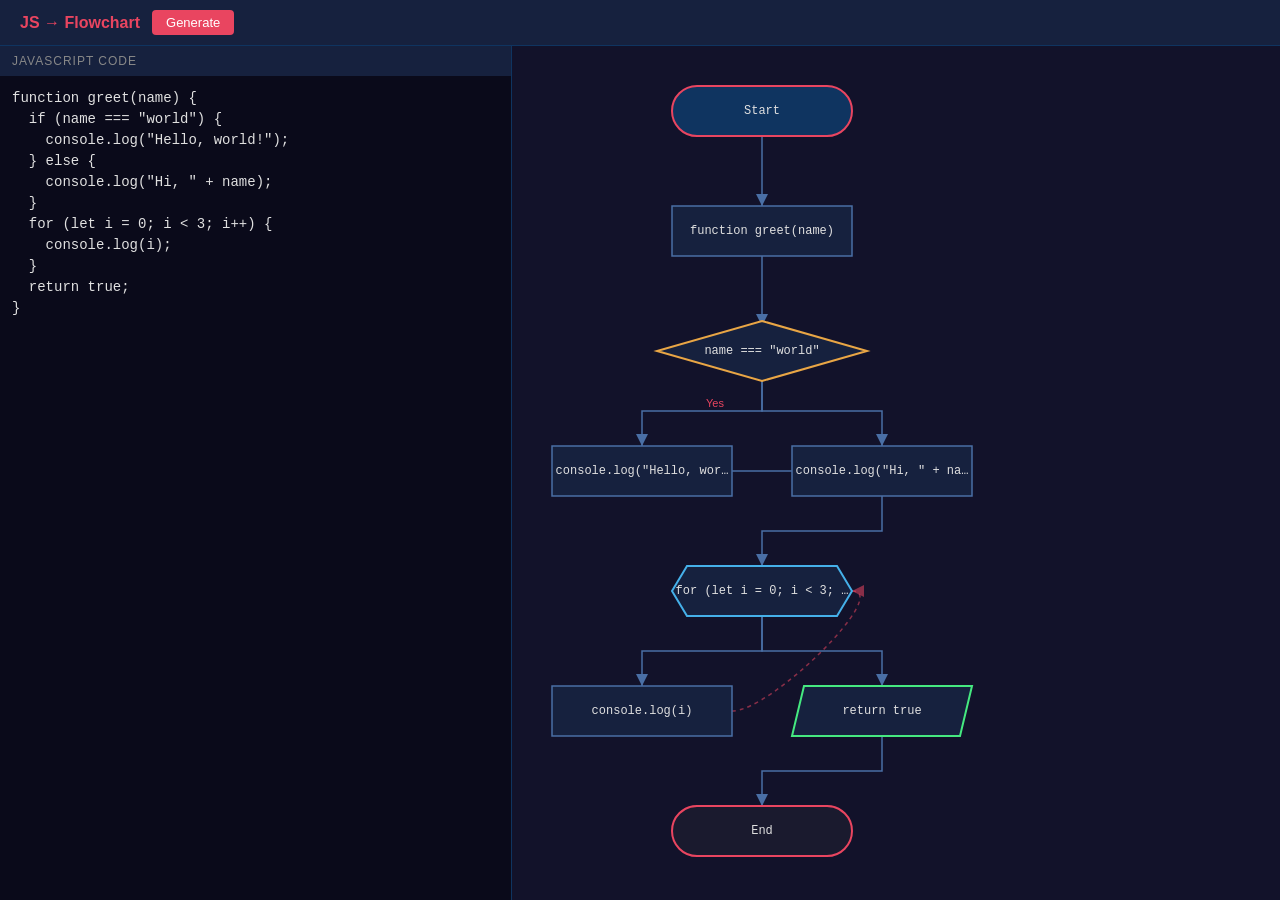
<file: flow2.html>
<!DOCTYPE html>
<html lang="en">
<head>
<meta charset="UTF-8">
<meta name="viewport" content="width=device-width, initial-scale=1.0">
<title>JS → Flowchart</title>
<style>
* { margin: 0; padding: 0; box-sizing: border-box; }
body { font-family: -apple-system, BlinkMacSystemFont, 'Segoe UI', sans-serif; height: 100vh; display: flex; flex-direction: column; background: #1a1a2e; color: #e0e0e0; }
header { padding: 10px 20px; background: #16213e; border-bottom: 1px solid #0f3460; display: flex; align-items: center; gap: 12px; }
header h1 { font-size: 16px; font-weight: 600; color: #e94560; }
header button { padding: 5px 14px; background: #e94560; color: #fff; border: none; border-radius: 4px; cursor: pointer; font-size: 13px; }
header button:hover { background: #c73650; }
.container { display: flex; flex: 1; overflow: hidden; }
.left { width: 40%; display: flex; flex-direction: column; border-right: 1px solid #0f3460; }
.left label { padding: 8px 12px; font-size: 12px; text-transform: uppercase; letter-spacing: 1px; color: #888; background: #16213e; }
.left textarea { flex: 1; resize: none; background: #0a0a1a; color: #e0e0e0; border: none; padding: 12px; font-family: 'Courier New', monospace; font-size: 14px; line-height: 1.5; outline: none; tab-size: 2; }
.right { flex: 1; overflow: auto; background: #12122a; position: relative; }
.right svg { display: block; }
</style>
</head>
<body>
<header>
  <h1>JS → Flowchart</h1>
  <button id="genBtn">Generate</button>
</header>
<div class="container">
  <div class="left">
    <label>JavaScript Code</label>
    <textarea id="code" spellcheck="false" placeholder="Paste JavaScript code here...">function greet(name) {
  if (name === "world") {
    console.log("Hello, world!");
  } else {
    console.log("Hi, " + name);
  }
  for (let i = 0; i < 3; i++) {
    console.log(i);
  }
  return true;
}</textarea>
  </div>
  <div class="right" id="svgContainer"></div>
</div>
<script>
(function() {
  const codeEl = document.getElementById('code');
  const svgContainer = document.getElementById('svgContainer');
  const genBtn = document.getElementById('genBtn');
  const NS = 'http://www.w3.org/2000/svg';

  // ── Parsing ──────────────────────────────────────────────

  const T = { START: 'start', END: 'end', PROCESS: 'process', DECISION: 'decision', IO: 'io', LOOP: 'loop' };

  function parse(code) {
    const lines = code.split('\n');
    const nodes = [];
    const edges = [];
    let id = 0;
    const nid = () => 'n' + (id++);

    function addNode(type, label) {
      const n = { id: nid(), type, label };
      nodes.push(n);
      return n;
    }

    function addEdge(from, to, label) {
      edges.push({ from, to, label: label || '' });
    }

    const startNode = addNode(T.START, 'Start');
    let prev = [startNode.id];

    function connectPrev(targetId, label) {
      for (const p of prev) addEdge(p, targetId, label || '');
    }

    function findMatchingBrace(startIdx) {
      let depth = 0;
      for (let j = startIdx; j < lines.length; j++) {
        const t = lines[j].trim();
        for (const ch of t) {
          if (ch === '{') depth++;
          if (ch === '}') { depth--; if (depth <= 0) return j; }
        }
      }
      return lines.length - 1;
    }

    function processBlock(startI, endI) {
      let localPrev = [...prev];

      function setLocalPrev(ids) { localPrev = ids; prev = ids; }
      function connectLocal(targetId, label) {
        for (const p of localPrev) addEdge(p, targetId, label || '');
      }

      let idx = startI;
      while (idx <= endI) {
        const raw = lines[idx];
        if (!raw) { idx++; continue; }
        const trimmed = raw.trim();
        if (!trimmed || trimmed === '{' || trimmed === '}') { idx++; continue; }

        const ifMatch = trimmed.match(/^(?:}\s*)?(?:else\s+)?if\s*\((.+?)\)\s*\{?\s*$/);
        const elseMatch = trimmed.match(/^(?:}\s*)?else\s*\{?\s*$/);
        const forMatch = trimmed.match(/^for\s*\((.+?)\)\s*\{?\s*$/);
        const whileMatch = trimmed.match(/^while\s*\((.+?)\)\s*\{?\s*$/);
        const funcMatch = trimmed.match(/^(?:async\s+)?function\s+(\w+)\s*\(([^)]*)\)\s*\{?\s*$/);
        const retMatch = trimmed.match(/^return\b(.*)$/);

        if (funcMatch) {
          const n = addNode(T.PROCESS, `function ${funcMatch[1]}(${funcMatch[2]})`);
          connectLocal(n.id);
          setLocalPrev([n.id]);
          const endBrace = findMatchingBrace(idx);
          processBlock(idx + 1, endBrace - 1);
          localPrev = [...prev];
          idx = endBrace + 1;
        } else if (ifMatch && !elseMatch) {
          const cond = addNode(T.DECISION, ifMatch[1]);
          connectLocal(cond.id);

          const endBrace = findMatchingBrace(idx);
          setLocalPrev([cond.id]);
          prev = [cond.id];
          processBlock(idx + 1, endBrace - 1);
          for (const e of edges) {
            if (e.from === cond.id && !e.label) e.label = 'Yes';
          }
          const truePrev = [...prev];

          let falsePrev = [cond.id];
          let nextIdx = endBrace + 1;
          if (nextIdx <= endI) {
            const nextTrimmed = (lines[nextIdx] || '').trim();
            if (nextTrimmed.match(/^(?:}\s*)?else\s/)) {
              setLocalPrev([cond.id]);
              prev = [cond.id];
              if (nextTrimmed.match(/else\s+if/)) {
                processBlock(nextIdx, endI);
                for (const e of edges) {
                  if (e.from === cond.id && e.label === '') e.label = 'No';
                }
                falsePrev = [...prev];
                nextIdx = endI + 1;
              } else {
                const elseEnd = findMatchingBrace(nextIdx);
                processBlock(nextIdx + 1, elseEnd - 1);
                for (const e of edges) {
                  if (e.from === cond.id && e.label === '') e.label = 'No';
                }
                falsePrev = [...prev];
                nextIdx = elseEnd + 1;
              }
            }
          }
          setLocalPrev([...truePrev, ...falsePrev]);
          let hasFalseEdge = false;
          for (const e of edges) {
            if (e.from === cond.id && e.label === 'No') hasFalseEdge = true;
          }
          if (!hasFalseEdge) {
            for (const e of edges) {
              if (e.from === cond.id && e.label === '') { e.label = 'No'; break; }
            }
          }
          idx = nextIdx;
        } else if (forMatch) {
          const loopNode = addNode(T.LOOP, `for (${forMatch[1]})`);
          connectLocal(loopNode.id);
          const endBrace = findMatchingBrace(idx);
          setLocalPrev([loopNode.id]);
          prev = [loopNode.id];
          processBlock(idx + 1, endBrace - 1);
          for (const p of prev) addEdge(p, loopNode.id, 'loop');
          setLocalPrev([loopNode.id]);
          idx = endBrace + 1;
        } else if (whileMatch) {
          const loopNode = addNode(T.DECISION, `while (${whileMatch[1]})`);
          connectLocal(loopNode.id);
          const endBrace = findMatchingBrace(idx);
          setLocalPrev([loopNode.id]);
          prev = [loopNode.id];
          processBlock(idx + 1, endBrace - 1);
          for (const p of prev) addEdge(p, loopNode.id, 'loop');
          setLocalPrev([loopNode.id]);
          idx = endBrace + 1;
        } else if (retMatch) {
          const n = addNode(T.IO, 'return' + (retMatch[1] ? ' ' + retMatch[1].trim().replace(/;$/, '') : ''));
          connectLocal(n.id);
          setLocalPrev([n.id]);
          idx++;
        } else if (!elseMatch) {
          const label = trimmed.replace(/;$/, '').replace(/^\{/, '').replace(/\}$/, '').trim();
          if (label && label !== '{' && label !== '}') {
            const n = addNode(T.PROCESS, label);
            connectLocal(n.id);
            setLocalPrev([n.id]);
          }
          idx++;
        } else {
          idx++;
        }
      }
      prev = localPrev;
    }

    processBlock(0, lines.length - 1);

    const endNode = addNode(T.END, 'End');
    connectPrev(endNode.id);

    return { nodes, edges };
  }

  // ── Layout ──────────────────────────────────────────────

  function layout(graph) {
    const { nodes, edges } = graph;

    const children = {};
    const parents = {};
    for (const n of nodes) { children[n.id] = []; parents[n.id] = []; }
    for (const e of edges) {
      if (e.label === 'loop') continue;
      children[e.from].push(e.to);
      parents[e.to].push(e.from);
    }

    const layers = {};
    const queue = [nodes[0].id];
    layers[nodes[0].id] = 0;
    const visited = new Set([nodes[0].id]);
    while (queue.length) {
      const cur = queue.shift();
      for (const c of children[cur]) {
        if (!visited.has(c)) {
          visited.add(c);
          layers[c] = (layers[cur] || 0) + 1;
          queue.push(c);
        }
      }
    }
    for (const n of nodes) {
      if (!(n.id in layers)) layers[n.id] = (nodes.length - 1);
    }

    const layerGroups = {};
    for (const n of nodes) {
      const l = layers[n.id];
      if (!layerGroups[l]) layerGroups[l] = [];
      layerGroups[l].push(n.id);
    }

    const NODE_W = 180;
    const NODE_H = 50;
    const PAD_X = 60;
    const PAD_Y = 70;
    const MARGIN = 40;

    const positions = {};
    const sortedLayers = Object.keys(layerGroups).map(Number).sort((a, b) => a - b);
    let maxWidth = 0;

    for (const l of sortedLayers) {
      const group = layerGroups[l];
      const totalW = group.length * NODE_W + (group.length - 1) * PAD_X;
      if (totalW > maxWidth) maxWidth = totalW;
    }

    for (const l of sortedLayers) {
      const group = layerGroups[l];
      const totalW = group.length * NODE_W + (group.length - 1) * PAD_X;
      const startX = MARGIN + (maxWidth - totalW) / 2;
      for (let j = 0; j < group.length; j++) {
        positions[group[j]] = {
          x: startX + j * (NODE_W + PAD_X),
          y: MARGIN + l * (NODE_H + PAD_Y),
          w: NODE_W,
          h: NODE_H
        };
      }
    }

    const totalHeight = MARGIN * 2 + (sortedLayers.length) * (NODE_H + PAD_Y);
    const totalWidth = MARGIN * 2 + maxWidth;

    return { positions, totalWidth, totalHeight, NODE_W, NODE_H };
  }

  // ── SVG Rendering ───────────────────────────────────────

  function el(tag, attrs, children) {
    const e = document.createElementNS(NS, tag);
    if (attrs) for (const [k, v] of Object.entries(attrs)) e.setAttribute(k, v);
    if (children) {
      if (typeof children === 'string') e.textContent = children;
      else for (const c of children) e.appendChild(c);
    }
    return e;
  }

  function render(graph, layoutInfo) {
    const { nodes, edges } = graph;
    const { positions, totalWidth, totalHeight } = layoutInfo;

    svgContainer.innerHTML = '';

    const svg = el('svg', {
      width: totalWidth,
      height: totalHeight,
      viewBox: `0 0 ${totalWidth} ${totalHeight}`,
      xmlns: NS
    });

    // Defs for arrowheads
    const defs = el('defs');
    const marker = el('marker', {
      id: 'arrow', viewBox: '0 0 10 10', refX: '10', refY: '5',
      markerWidth: '8', markerHeight: '8', orient: 'auto-start-reverse', fill: '#4a6fa5'
    });
    marker.appendChild(el('path', { d: 'M 0 0 L 10 5 L 0 10 z' }));
    defs.appendChild(marker);

    const markerLoop = el('marker', {
      id: 'arrow-loop', viewBox: '0 0 10 10', refX: '10', refY: '5',
      markerWidth: '8', markerHeight: '8', orient: 'auto-start-reverse', fill: '#e94560', opacity: '0.55'
    });
    markerLoop.appendChild(el('path', { d: 'M 0 0 L 10 5 L 0 10 z' }));
    defs.appendChild(markerLoop);

    svg.appendChild(defs);

    // Draw edges
    for (const e of edges) {
      const from = positions[e.from];
      const to = positions[e.to];
      if (!from || !to) continue;

      const fromCx = from.x + from.w / 2;
      const fromCy = from.y + from.h / 2;
      const toCx = to.x + to.w / 2;
      const toCy = to.y + to.h / 2;

      if (e.label === 'loop') {
        const x1 = from.x + from.w;
        const y1 = fromCy;
        const x2 = to.x + to.w;
        const y2 = toCy;
        const bulge = 40;
        const path = el('path', {
          d: `M ${x1} ${y1} C ${x1 + bulge} ${y1}, ${x2 + bulge} ${y2}, ${x2} ${y2}`,
          stroke: '#e94560', 'stroke-opacity': '0.55', 'stroke-width': '1.5',
          'stroke-dasharray': '4 4', fill: 'none', 'marker-end': 'url(#arrow-loop)'
        });
        svg.appendChild(path);
        continue;
      }

      let x1, y1, x2, y2;
      if (toCy > fromCy) {
        x1 = fromCx; y1 = from.y + from.h;
        x2 = toCx; y2 = to.y;
      } else {
        x1 = fromCx; y1 = from.y;
        x2 = toCx; y2 = to.y + to.h;
      }

      let d;
      if (Math.abs(x1 - x2) < 2) {
        d = `M ${x1} ${y1} L ${x2} ${y2}`;
      } else {
        const midY = (y1 + y2) / 2;
        d = `M ${x1} ${y1} L ${x1} ${midY} L ${x2} ${midY} L ${x2} ${y2}`;
      }

      svg.appendChild(el('path', {
        d, stroke: '#4a6fa5', 'stroke-width': '1.5', fill: 'none', 'marker-end': 'url(#arrow)'
      }));

      // Edge label
      if (e.label && e.label !== 'loop') {
        const midX = (x1 + x2) / 2 + 4;
        const midY = (y1 + y2) / 2 - 4;
        svg.appendChild(el('text', {
          x: midX, y: midY, fill: '#e94560',
          'font-size': '11', 'font-family': '-apple-system, sans-serif'
        }, e.label));
      }
    }

    // Draw nodes
    const nodeMap = {};
    for (const n of nodes) nodeMap[n.id] = n;

    for (const n of nodes) {
      const pos = positions[n.id];
      if (!pos) continue;

      const { x, y, w, h } = pos;
      const cx = x + w / 2;
      const cy = y + h / 2;

      let shape;
      let strokeColor;

      switch (n.type) {
        case T.START:
        case T.END:
          shape = el('rect', {
            x, y, width: w, height: h, rx: h / 2, ry: h / 2,
            fill: n.type === T.START ? '#0f3460' : '#1a1a2e',
            stroke: '#e94560', 'stroke-width': '2'
          });
          strokeColor = '#e94560';
          break;
        case T.DECISION: {
          const pts = `${cx},${y - 5} ${x + w + 15},${cy} ${cx},${y + h + 5} ${x - 15},${cy}`;
          shape = el('polygon', {
            points: pts, fill: '#16213e', stroke: '#e9a645', 'stroke-width': '2'
          });
          strokeColor = '#e9a645';
          break;
        }
        case T.IO: {
          const skew = 12;
          const pts = `${x + skew},${y} ${x + w},${y} ${x + w - skew},${y + h} ${x},${y + h}`;
          shape = el('polygon', {
            points: pts, fill: '#16213e', stroke: '#45e980', 'stroke-width': '2'
          });
          strokeColor = '#45e980';
          break;
        }
        case T.LOOP: {
          const ind = 15;
          const pts = `${x + ind},${y} ${x + w - ind},${y} ${x + w},${cy} ${x + w - ind},${y + h} ${x + ind},${y + h} ${x},${cy}`;
          shape = el('polygon', {
            points: pts, fill: '#16213e', stroke: '#45b0e9', 'stroke-width': '2'
          });
          strokeColor = '#45b0e9';
          break;
        }
        default:
          shape = el('rect', {
            x, y, width: w, height: h,
            fill: '#16213e', stroke: '#4a6fa5', 'stroke-width': '1.5'
          });
          strokeColor = '#4a6fa5';
      }

      svg.appendChild(shape);

      // Label — truncate to fit
      let label = n.label;
      const maxChars = Math.floor(w / 7.5);
      if (label.length > maxChars) label = label.slice(0, maxChars - 1) + '\u2026';

      svg.appendChild(el('text', {
        x: cx, y: cy, fill: '#e0e0e0',
        'font-size': '12', 'font-family': '"Courier New", monospace',
        'text-anchor': 'middle', 'dominant-baseline': 'central'
      }, label));
    }

    svgContainer.appendChild(svg);
  }

  // ── Main ────────────────────────────────────────────────

  function generate() {
    const code = codeEl.value;
    if (!code.trim()) {
      svgContainer.innerHTML = '';
      return;
    }
    try {
      const graph = parse(code);
      const info = layout(graph);
      render(graph, info);
    } catch (err) {
      console.error('Flowchart generation error:', err);
    }
  }

  genBtn.addEventListener('click', generate);

  let debounceTimer;
  codeEl.addEventListener('input', () => {
    clearTimeout(debounceTimer);
    debounceTimer = setTimeout(generate, 400);
  });

  codeEl.addEventListener('keydown', (e) => {
    if (e.key === 'Tab') {
      e.preventDefault();
      const start = codeEl.selectionStart;
      const end = codeEl.selectionEnd;
      codeEl.value = codeEl.value.substring(0, start) + '  ' + codeEl.value.substring(end);
      codeEl.selectionStart = codeEl.selectionEnd = start + 2;
    }
  });

  generate();
})();
</script>
</body>
</html>
</file>
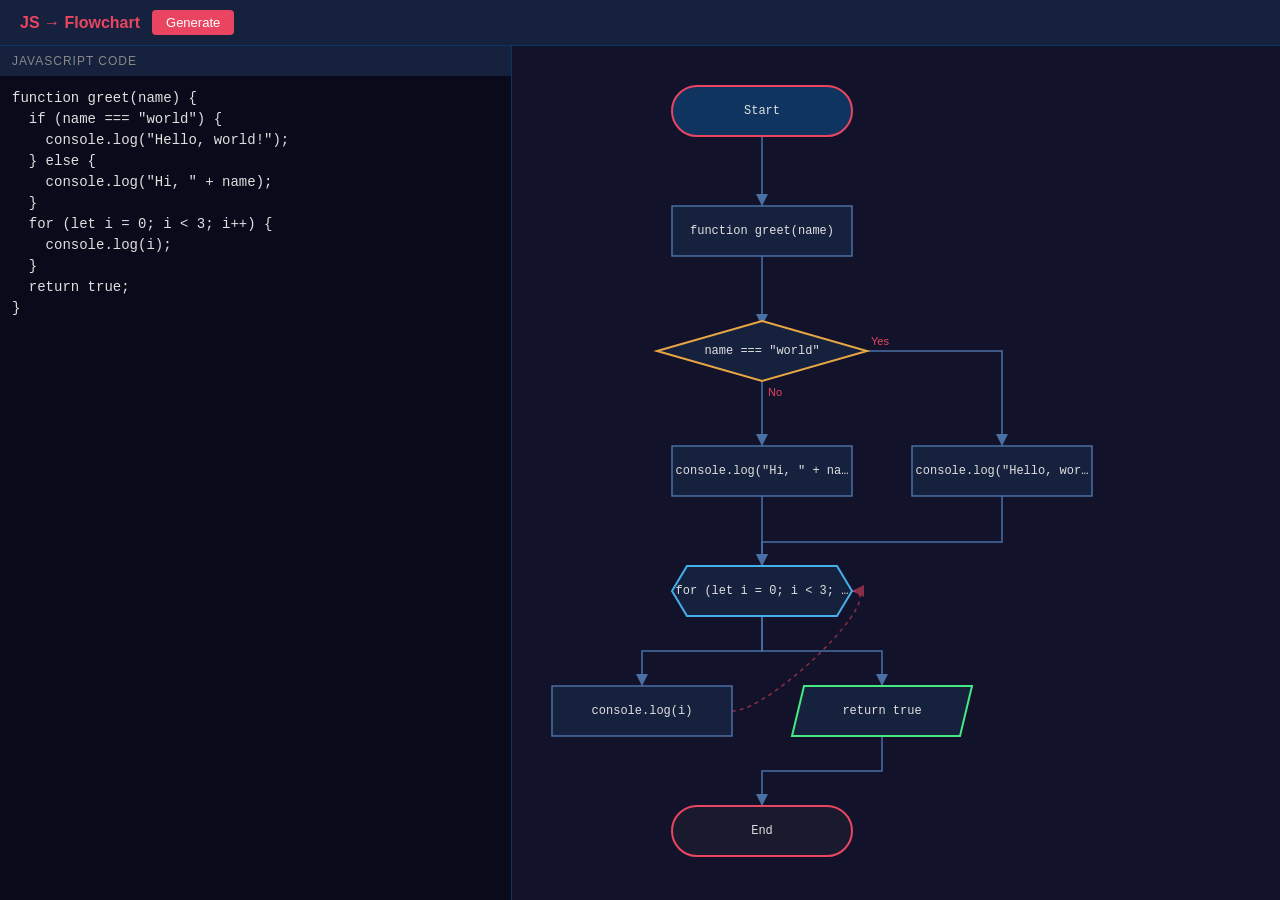
<file: public/flow2.html>
<!DOCTYPE html>
<html lang="en">
<head>
<meta charset="UTF-8">
<meta name="viewport" content="width=device-width, initial-scale=1.0">
<title>JS → Flowchart</title>
<style>
* { margin: 0; padding: 0; box-sizing: border-box; }
body { font-family: -apple-system, BlinkMacSystemFont, 'Segoe UI', sans-serif; height: 100vh; display: flex; flex-direction: column; background: #1a1a2e; color: #e0e0e0; }
header { padding: 10px 20px; background: #16213e; border-bottom: 1px solid #0f3460; display: flex; align-items: center; gap: 12px; }
header h1 { font-size: 16px; font-weight: 600; color: #e94560; }
header button { padding: 5px 14px; background: #e94560; color: #fff; border: none; border-radius: 4px; cursor: pointer; font-size: 13px; }
header button:hover { background: #c73650; }
.container { display: flex; flex: 1; overflow: hidden; }
.left { width: 40%; display: flex; flex-direction: column; border-right: 1px solid #0f3460; }
.left label { padding: 8px 12px; font-size: 12px; text-transform: uppercase; letter-spacing: 1px; color: #888; background: #16213e; }
.left textarea { flex: 1; resize: none; background: #0a0a1a; color: #e0e0e0; border: none; padding: 12px; font-family: 'Courier New', monospace; font-size: 14px; line-height: 1.5; outline: none; tab-size: 2; }
.right { flex: 1; overflow: auto; background: #12122a; position: relative; }
.right svg { display: block; }
</style>
</head>
<body>
<header>
  <h1>JS → Flowchart</h1>
  <button id="genBtn">Generate</button>
</header>
<div class="container">
  <div class="left">
    <label>JavaScript Code</label>
    <textarea id="code" spellcheck="false" placeholder="Paste JavaScript code here...">function greet(name) {
  if (name === "world") {
    console.log("Hello, world!");
  } else {
    console.log("Hi, " + name);
  }
  for (let i = 0; i < 3; i++) {
    console.log(i);
  }
  return true;
}</textarea>
  </div>
  <div class="right" id="svgContainer"></div>
</div>
<script>
(function() {
  const codeEl = document.getElementById('code');
  const svgContainer = document.getElementById('svgContainer');
  const genBtn = document.getElementById('genBtn');
  const NS = 'http://www.w3.org/2000/svg';

  // ── Parsing ──────────────────────────────────────────────

  const T = { START: 'start', END: 'end', PROCESS: 'process', DECISION: 'decision', IO: 'io', LOOP: 'loop' };

  function parse(code) {
    const lines = code.split('\n');
    const nodes = [];
    const edges = [];
    let id = 0;
    const nid = () => 'n' + (id++);

    function addNode(type, label) {
      const n = { id: nid(), type, label };
      nodes.push(n);
      return n;
    }

    function addEdge(from, to, label) {
      edges.push({ from, to, label: label || '' });
    }

    const startNode = addNode(T.START, 'Start');
    let prev = [startNode.id];

    function connectPrev(targetId, label) {
      for (const p of prev) addEdge(p, targetId, label || '');
    }

    function findMatchingBrace(startIdx) {
      let depth = 0;
      let seenOpen = false;
      for (let j = startIdx; j < lines.length; j++) {
        const t = lines[j].trim();
        for (const ch of t) {
          if (ch === '{') { depth++; seenOpen = true; }
          // On the starting line, ignore } before the first {
          if (ch === '}') {
            if (!seenOpen && j === startIdx) continue;
            depth--; if (depth <= 0) return j;
          }
        }
      }
      return lines.length - 1;
    }

    function processBlock(startI, endI) {
      let localPrev = [...prev];

      function setLocalPrev(ids) { localPrev = ids; prev = ids; }
      function connectLocal(targetId, label) {
        for (const p of localPrev) addEdge(p, targetId, label || '');
      }

      let idx = startI;
      while (idx <= endI) {
        const raw = lines[idx];
        if (!raw) { idx++; continue; }
        const trimmed = raw.trim();
        if (!trimmed || trimmed === '{' || trimmed === '}') { idx++; continue; }

        const ifMatch = trimmed.match(/^(?:}\s*)?(?:else\s+)?if\s*\((.+?)\)\s*\{?\s*$/);
        const elseMatch = trimmed.match(/^(?:}\s*)?else\s*\{?\s*$/);
        const forMatch = trimmed.match(/^for\s*\((.+?)\)\s*\{?\s*$/);
        const whileMatch = trimmed.match(/^while\s*\((.+?)\)\s*\{?\s*$/);
        const funcMatch = trimmed.match(/^(?:async\s+)?function\s+(\w+)\s*\(([^)]*)\)\s*\{?\s*$/);
        const retMatch = trimmed.match(/^return\b(.*)$/);

        if (funcMatch) {
          const n = addNode(T.PROCESS, `function ${funcMatch[1]}(${funcMatch[2]})`);
          connectLocal(n.id);
          setLocalPrev([n.id]);
          const endBrace = findMatchingBrace(idx);
          processBlock(idx + 1, endBrace - 1);
          localPrev = [...prev];
          idx = endBrace + 1;
        } else if (ifMatch && !elseMatch) {
          const cond = addNode(T.DECISION, ifMatch[1]);
          connectLocal(cond.id);

          const endBrace = findMatchingBrace(idx);
          setLocalPrev([cond.id]);
          prev = [cond.id];
          processBlock(idx + 1, endBrace - 1);
          for (const e of edges) {
            if (e.from === cond.id && !e.label) e.label = 'Yes';
          }
          const truePrev = [...prev];

          let falsePrev = [cond.id];
          let nextIdx = endBrace + 1;
          // Check for else on the endBrace line itself (e.g. "} else {")
          // or on the very next line
          let elseLine = -1;
          const endBraceTrimmed = (lines[endBrace] || '').trim();
          if (endBraceTrimmed.match(/}\s*else\s/)) {
            elseLine = endBrace;
          } else if (nextIdx <= endI && (lines[nextIdx] || '').trim().match(/^(?:}\s*)?else\s/)) {
            elseLine = nextIdx;
          }
          if (elseLine >= 0) {
            const elseLineTrimmed = (lines[elseLine] || '').trim();
            setLocalPrev([cond.id]);
            prev = [cond.id];
            if (elseLineTrimmed.match(/else\s+if/)) {
              processBlock(elseLine, endI);
              for (const e of edges) {
                if (e.from === cond.id && e.label === '') e.label = 'No';
              }
              falsePrev = [...prev];
              nextIdx = endI + 1;
            } else {
              // If elseLine is "} else {", findMatchingBrace would hit the
              // leading } and return immediately. Scan from next line instead.
              let elseEnd;
              if (elseLine === endBrace) {
                elseEnd = -1;
                let d = 1;
                for (let j = elseLine + 1; j < lines.length; j++) {
                  for (const ch of lines[j]) {
                    if (ch === '{') d++;
                    if (ch === '}') { d--; if (d <= 0) { elseEnd = j; break; } }
                  }
                  if (elseEnd >= 0) break;
                }
                if (elseEnd < 0) elseEnd = lines.length - 1;
              } else {
                elseEnd = findMatchingBrace(elseLine);
              }
              processBlock(elseLine + 1, elseEnd - 1);
              for (const e of edges) {
                if (e.from === cond.id && e.label === '') e.label = 'No';
              }
              falsePrev = [...prev];
              nextIdx = elseEnd + 1;
            }
          }
          setLocalPrev([...truePrev, ...falsePrev]);
          let hasFalseEdge = false;
          for (const e of edges) {
            if (e.from === cond.id && e.label === 'No') hasFalseEdge = true;
          }
          if (!hasFalseEdge) {
            for (const e of edges) {
              if (e.from === cond.id && e.label === '') { e.label = 'No'; break; }
            }
          }
          idx = nextIdx;
        } else if (forMatch) {
          const loopNode = addNode(T.LOOP, `for (${forMatch[1]})`);
          connectLocal(loopNode.id);
          const endBrace = findMatchingBrace(idx);
          setLocalPrev([loopNode.id]);
          prev = [loopNode.id];
          processBlock(idx + 1, endBrace - 1);
          for (const p of prev) addEdge(p, loopNode.id, 'loop');
          setLocalPrev([loopNode.id]);
          idx = endBrace + 1;
        } else if (whileMatch) {
          const loopNode = addNode(T.DECISION, `while (${whileMatch[1]})`);
          connectLocal(loopNode.id);
          const endBrace = findMatchingBrace(idx);
          setLocalPrev([loopNode.id]);
          prev = [loopNode.id];
          processBlock(idx + 1, endBrace - 1);
          for (const p of prev) addEdge(p, loopNode.id, 'loop');
          setLocalPrev([loopNode.id]);
          idx = endBrace + 1;
        } else if (retMatch) {
          const n = addNode(T.IO, 'return' + (retMatch[1] ? ' ' + retMatch[1].trim().replace(/;$/, '') : ''));
          connectLocal(n.id);
          setLocalPrev([n.id]);
          idx++;
        } else if (!elseMatch) {
          const label = trimmed.replace(/;$/, '').replace(/^\{/, '').replace(/\}$/, '').trim();
          if (label && label !== '{' && label !== '}') {
            const n = addNode(T.PROCESS, label);
            connectLocal(n.id);
            setLocalPrev([n.id]);
          }
          idx++;
        } else {
          idx++;
        }
      }
      prev = localPrev;
    }

    processBlock(0, lines.length - 1);

    const endNode = addNode(T.END, 'End');
    connectPrev(endNode.id);

    return { nodes, edges };
  }

  // ── Layout ──────────────────────────────────────────────

  function layout(graph) {
    const { nodes, edges } = graph;

    const children = {};
    const parents = {};
    const nodeMap = {};
    for (const n of nodes) { children[n.id] = []; parents[n.id] = []; }
    for (const n of nodes) nodeMap[n.id] = n;
    for (const e of edges) {
      if (e.label === 'loop') continue;
      children[e.from].push(e.to);
      parents[e.to].push(e.from);
    }

    // Longest-path layering (topological sort) so End is always last
    const layers = {};
    const inDeg = {};
    for (const n of nodes) { inDeg[n.id] = 0; layers[n.id] = 0; }
    for (const e of edges) {
      if (e.label === 'loop') continue;
      inDeg[e.to]++;
    }
    const queue = [];
    for (const n of nodes) { if (inDeg[n.id] === 0) queue.push(n.id); }
    while (queue.length) {
      const cur = queue.shift();
      for (const c of children[cur]) {
        layers[c] = Math.max(layers[c], layers[cur] + 1);
        inDeg[c]--;
        if (inDeg[c] === 0) queue.push(c);
      }
    }

    const noChainDepth = {};
    for (const n of nodes) noChainDepth[n.id] = 0;
    const inDeg2 = {};
    for (const n of nodes) inDeg2[n.id] = 0;
    for (const e of edges) {
      if (e.label === 'loop') continue;
      inDeg2[e.to]++;
    }
    const queue2 = [];
    for (const n of nodes) {
      if (inDeg2[n.id] === 0) queue2.push(n.id);
    }
    while (queue2.length) {
      const cur = queue2.shift();
      for (const e of edges) {
        if (e.label === 'loop' || e.from !== cur) continue;
        const nextDepth = e.label === 'No' && nodeMap[cur] && nodeMap[cur].type === T.DECISION
          ? noChainDepth[cur] + 1
          : noChainDepth[cur];
        noChainDepth[e.to] = Math.max(noChainDepth[e.to], nextDepth);
        inDeg2[e.to]--;
        if (inDeg2[e.to] === 0) queue2.push(e.to);
      }
    }

    const layerGroups = {};
    for (const n of nodes) {
      const l = layers[n.id];
      if (!layerGroups[l]) layerGroups[l] = [];
      layerGroups[l].push(n.id);
    }

    const NODE_W = 180;
    const NODE_H = 50;
    const PAD_X = 60;
    const PAD_Y = 70;
    const MARGIN = 40;

    const positions = {};
    const sortedLayers = Object.keys(layerGroups).map(Number).sort((a, b) => a - b);
    let maxWidth = 0;

    for (const l of sortedLayers) {
      const group = layerGroups[l];
      const totalW = group.length * NODE_W + (group.length - 1) * PAD_X;
      if (totalW > maxWidth) maxWidth = totalW;
    }

    for (const l of sortedLayers) {
      const group = layerGroups[l];
      const totalW = group.length * NODE_W + (group.length - 1) * PAD_X;
      const startX = MARGIN + (maxWidth - totalW) / 2;
      for (let j = 0; j < group.length; j++) {
        positions[group[j]] = {
          x: startX + j * (NODE_W + PAD_X),
          y: MARGIN + l * (NODE_H + PAD_Y),
          w: NODE_W,
          h: NODE_H
        };
      }
    }

    // Post-layout: for each decision, put "No" directly below and "Yes" to its right
    for (const e of edges) {
      if (e.label !== 'No') continue;
      const fromNode = nodeMap[e.from];
      if (!fromNode || fromNode.type !== T.DECISION) continue;
      const fromPos = positions[e.from];
      const noPos = positions[e.to];
      if (fromPos && noPos) {
        noPos.x = fromPos.x;
      }
    }
    for (const e of edges) {
      if (e.label !== 'Yes') continue;
      const fromNode = nodeMap[e.from];
      if (!fromNode || fromNode.type !== T.DECISION) continue;
      const fromPos = positions[e.from];
      const yesPos = positions[e.to];
      // Find the "No" target to position "Yes" to its right
      let noPos = null;
      for (const e2 of edges) {
        if (e2.from === e.from && e2.label === 'No') {
          noPos = positions[e2.to];
          break;
        }
      }
      const refX = noPos ? noPos.x : fromPos.x;
      if (yesPos) {
        yesPos.x = refX + NODE_W + PAD_X + noChainDepth[e.from] * (NODE_W + PAD_X);
      }
    }

    // Align Start and End with the main "No" flow column
    // Find the main column x: follow the first decision's No path
    let mainX = positions[nodes[0].id].x;
    for (const e of edges) {
      if (e.label === 'No' && nodeMap[e.from] && nodeMap[e.from].type === T.DECISION) {
        mainX = positions[e.from].x;
        break;
      }
    }
    // Align Start and End to the main column
    const startN = nodes[0];
    const endN = nodes[nodes.length - 1];
    if (startN.type === T.START) positions[startN.id].x = mainX;
    if (endN.type === T.END) positions[endN.id].x = mainX;

    // Recompute total dimensions after repositioning
    let maxX = 0;
    let maxY = 0;
    for (const id in positions) {
      const p = positions[id];
      if (p.x + p.w > maxX) maxX = p.x + p.w;
      if (p.y + p.h > maxY) maxY = p.y + p.h;
    }
    const totalHeight = maxY + MARGIN;
    const totalWidth = maxX + MARGIN;

    return { positions, totalWidth, totalHeight, NODE_W, NODE_H };
  }

  // ── SVG Rendering ───────────────────────────────────────

  function el(tag, attrs, children) {
    const e = document.createElementNS(NS, tag);
    if (attrs) for (const [k, v] of Object.entries(attrs)) e.setAttribute(k, v);
    if (children) {
      if (typeof children === 'string') e.textContent = children;
      else for (const c of children) e.appendChild(c);
    }
    return e;
  }

  function render(graph, layoutInfo) {
    const { nodes, edges } = graph;
    const { positions, totalWidth, totalHeight } = layoutInfo;

    svgContainer.innerHTML = '';

    const svg = el('svg', {
      width: totalWidth,
      height: totalHeight,
      viewBox: `0 0 ${totalWidth} ${totalHeight}`,
      xmlns: NS
    });

    // Defs for arrowheads
    const defs = el('defs');
    const marker = el('marker', {
      id: 'arrow', viewBox: '0 0 10 10', refX: '10', refY: '5',
      markerWidth: '8', markerHeight: '8', orient: 'auto-start-reverse', fill: '#4a6fa5'
    });
    marker.appendChild(el('path', { d: 'M 0 0 L 10 5 L 0 10 z' }));
    defs.appendChild(marker);

    const markerLoop = el('marker', {
      id: 'arrow-loop', viewBox: '0 0 10 10', refX: '10', refY: '5',
      markerWidth: '8', markerHeight: '8', orient: 'auto-start-reverse', fill: '#e94560', opacity: '0.55'
    });
    markerLoop.appendChild(el('path', { d: 'M 0 0 L 10 5 L 0 10 z' }));
    defs.appendChild(markerLoop);

    svg.appendChild(defs);

    // Build nodeMap for edge rendering
    const nodeMap = {};
    for (const n of nodes) nodeMap[n.id] = n;
    const incomingCounts = {};
    for (const n of nodes) incomingCounts[n.id] = 0;
    for (const e of edges) {
      if (e.label === 'loop') continue;
      incomingCounts[e.to]++;
    }

    // Draw edges
    for (const e of edges) {
      const from = positions[e.from];
      const to = positions[e.to];
      if (!from || !to) continue;

      const fromCx = from.x + from.w / 2;
      const fromCy = from.y + from.h / 2;
      const toCx = to.x + to.w / 2;
      const toCy = to.y + to.h / 2;

      if (e.label === 'loop') {
        const x1 = from.x + from.w;
        const y1 = fromCy;
        const x2 = to.x + to.w;
        const y2 = toCy;
        const bulge = 40;
        svg.appendChild(el('path', {
          d: `M ${x1} ${y1} C ${x1 + bulge} ${y1}, ${x2 + bulge} ${y2}, ${x2} ${y2}`,
          stroke: '#e94560', 'stroke-opacity': '0.55', 'stroke-width': '1.5',
          'stroke-dasharray': '4 4', fill: 'none', 'marker-end': 'url(#arrow-loop)'
        }));
        continue;
      }

      const fromNode = nodeMap[e.from];
      const isDecision = fromNode && fromNode.type === T.DECISION;

      let x1, y1, x2, y2, d, labelX, labelY;

      if (isDecision && e.label === 'Yes') {
        // Yes always exits from the right side of the diamond.
        // For right-hand targets, land on the top of the target block so each
        // branch reads as belonging to its own node in else-if chains.
        x1 = from.x + from.w + 15; y1 = fromCy;
        if (toCx >= fromCx) {
          x2 = toCx;
          y2 = to.y;
          const laneX = Math.max(x1 + 36, x2);
          d = `M ${x1} ${y1} L ${laneX} ${y1} L ${laneX} ${y2}`;
        } else {
          x2 = toCx;
          y2 = to.y;
          const rightX = x1 + 24;
          const bendY = y2 - 18;
          d = `M ${x1} ${y1} L ${rightX} ${y1} L ${rightX} ${bendY} L ${x2} ${bendY} L ${x2} ${y2}`;
        }
        labelX = x1 + 4;
        labelY = y1 - 6;
      } else if (isDecision && e.label === 'No') {
        // No exits from the bottom of the diamond
        x1 = fromCx; y1 = from.y + from.h + 5;
        x2 = toCx; y2 = to.y;
        if (Math.abs(x1 - x2) < 2) {
          d = `M ${x1} ${y1} L ${x2} ${y2}`;
        } else {
          const bendY = y2 - 18;
          d = `M ${x1} ${y1} L ${x1} ${bendY} L ${x2} ${bendY} L ${x2} ${y2}`;
        }
        labelX = x1 + 6;
        labelY = (y1 + Math.min(y1 + 30, y2)) / 2;
      } else {
        // Normal edge: bottom to top
        if (toCy > fromCy) {
          x1 = fromCx; y1 = from.y + from.h;
          x2 = toCx; y2 = to.y;
        } else {
          x1 = fromCx; y1 = from.y;
          x2 = toCx; y2 = to.y + to.h;
        }
        if (Math.abs(x1 - x2) < 2) {
          d = `M ${x1} ${y1} L ${x2} ${y2}`;
        } else {
          const bendY = incomingCounts[e.to] > 1 ? y2 - 24 : (y1 + y2) / 2;
          d = `M ${x1} ${y1} L ${x1} ${bendY} L ${x2} ${bendY} L ${x2} ${y2}`;
        }
        labelX = (x1 + x2) / 2 + 4;
        labelY = (y1 + y2) / 2 - 4;
      }

      svg.appendChild(el('path', {
        d, stroke: '#4a6fa5', 'stroke-width': '1.5', fill: 'none', 'marker-end': 'url(#arrow)'
      }));

      // Edge label
      if (e.label && e.label !== 'loop') {
        svg.appendChild(el('text', {
          x: labelX, y: labelY, fill: '#e94560',
          'font-size': '11', 'font-family': '-apple-system, sans-serif'
        }, e.label));
      }
    }

    // Draw nodes
    for (const n of nodes) {
      const pos = positions[n.id];
      if (!pos) continue;

      const { x, y, w, h } = pos;
      const cx = x + w / 2;
      const cy = y + h / 2;

      let shape;
      let strokeColor;

      switch (n.type) {
        case T.START:
        case T.END:
          shape = el('rect', {
            x, y, width: w, height: h, rx: h / 2, ry: h / 2,
            fill: n.type === T.START ? '#0f3460' : '#1a1a2e',
            stroke: '#e94560', 'stroke-width': '2'
          });
          strokeColor = '#e94560';
          break;
        case T.DECISION: {
          const pts = `${cx},${y - 5} ${x + w + 15},${cy} ${cx},${y + h + 5} ${x - 15},${cy}`;
          shape = el('polygon', {
            points: pts, fill: '#16213e', stroke: '#e9a645', 'stroke-width': '2'
          });
          strokeColor = '#e9a645';
          break;
        }
        case T.IO: {
          const skew = 12;
          const pts = `${x + skew},${y} ${x + w},${y} ${x + w - skew},${y + h} ${x},${y + h}`;
          shape = el('polygon', {
            points: pts, fill: '#16213e', stroke: '#45e980', 'stroke-width': '2'
          });
          strokeColor = '#45e980';
          break;
        }
        case T.LOOP: {
          const ind = 15;
          const pts = `${x + ind},${y} ${x + w - ind},${y} ${x + w},${cy} ${x + w - ind},${y + h} ${x + ind},${y + h} ${x},${cy}`;
          shape = el('polygon', {
            points: pts, fill: '#16213e', stroke: '#45b0e9', 'stroke-width': '2'
          });
          strokeColor = '#45b0e9';
          break;
        }
        default:
          shape = el('rect', {
            x, y, width: w, height: h,
            fill: '#16213e', stroke: '#4a6fa5', 'stroke-width': '1.5'
          });
          strokeColor = '#4a6fa5';
      }

      svg.appendChild(shape);

      // Label — truncate to fit
      let label = n.label;
      const maxChars = Math.floor(w / 7.5);
      if (label.length > maxChars) label = label.slice(0, maxChars - 1) + '\u2026';

      svg.appendChild(el('text', {
        x: cx, y: cy, fill: '#e0e0e0',
        'font-size': '12', 'font-family': '"Courier New", monospace',
        'text-anchor': 'middle', 'dominant-baseline': 'central'
      }, label));
    }

    svgContainer.appendChild(svg);
  }

  // ── Main ────────────────────────────────────────────────

  function generate() {
    const code = codeEl.value;
    if (!code.trim()) {
      svgContainer.innerHTML = '';
      return;
    }
    try {
      const graph = parse(code);
      const info = layout(graph);
      render(graph, info);
    } catch (err) {
      console.error('Flowchart generation error:', err);
    }
  }

  genBtn.addEventListener('click', generate);

  let debounceTimer;
  codeEl.addEventListener('input', () => {
    clearTimeout(debounceTimer);
    debounceTimer = setTimeout(generate, 400);
  });

  codeEl.addEventListener('keydown', (e) => {
    if (e.key === 'Tab') {
      e.preventDefault();
      const start = codeEl.selectionStart;
      const end = codeEl.selectionEnd;
      codeEl.value = codeEl.value.substring(0, start) + '  ' + codeEl.value.substring(end);
      codeEl.selectionStart = codeEl.selectionEnd = start + 2;
    }
  });

  generate();
})();
</script>
</body>
</html>
</file>
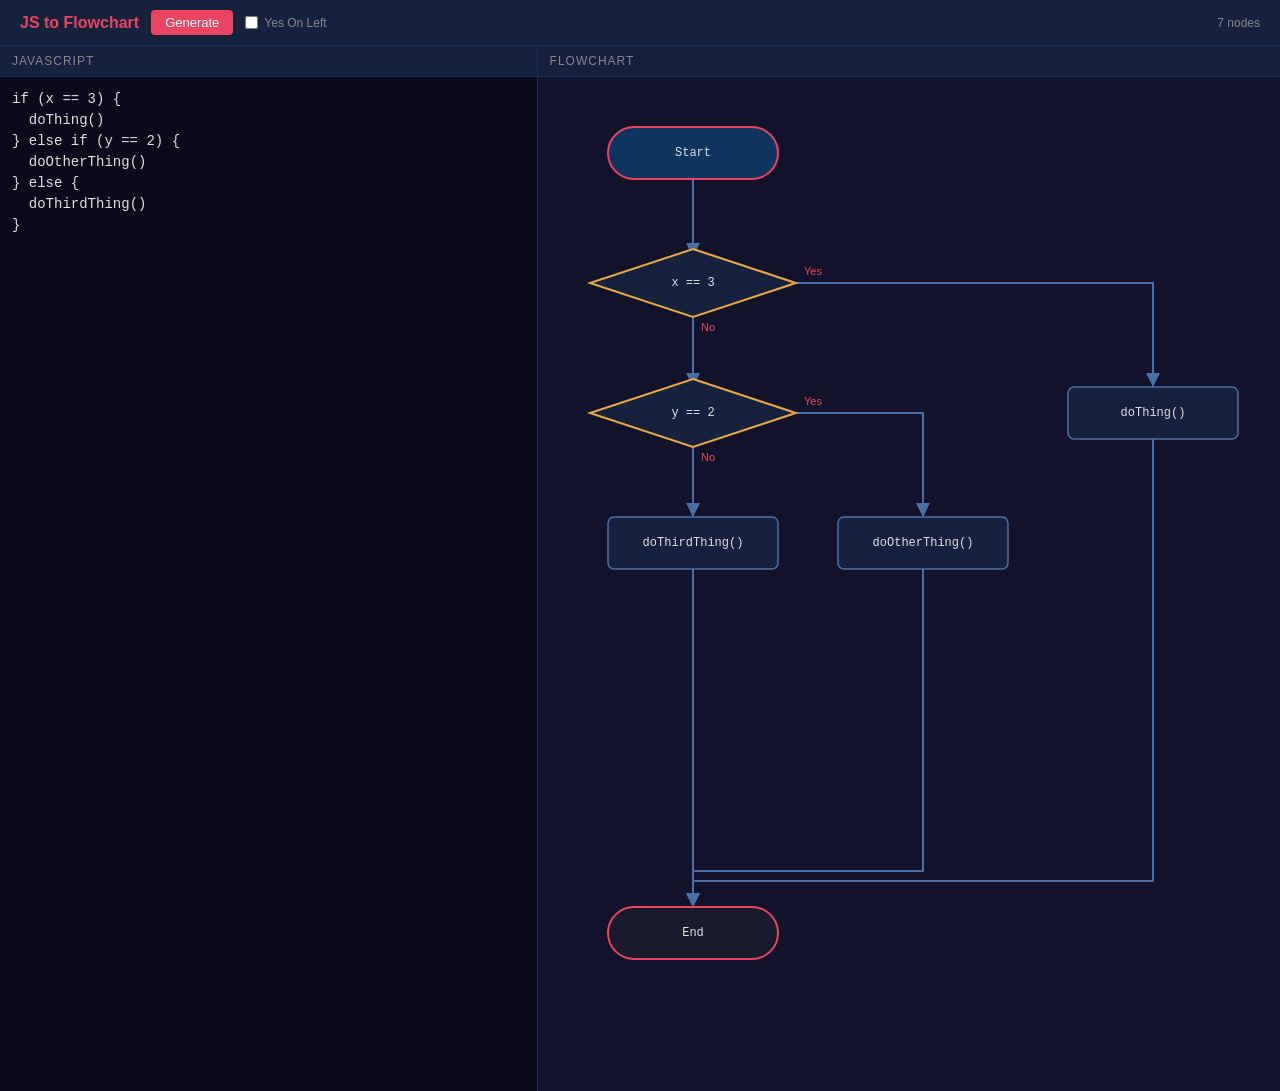
<file: public/flow3.html>
<!DOCTYPE html>
<html lang="en">
<head>
<meta charset="UTF-8">
<meta name="viewport" content="width=device-width, initial-scale=1.0">
<title>JS to Flowchart</title>
<style>
* { box-sizing: border-box; margin: 0; padding: 0; }
body {
  font-family: -apple-system, BlinkMacSystemFont, 'Segoe UI', sans-serif;
  min-height: 100vh;
  display: flex;
  flex-direction: column;
  background: #1a1a2e;
  color: #e0e0e0;
}
header {
  display: flex;
  align-items: center;
  gap: 12px;
  padding: 10px 20px;
  border-bottom: 1px solid #0f3460;
  background: #16213e;
}
header h1 {
  font-size: 16px;
  font-weight: 600;
  color: #e94560;
}
header button {
  border: none;
  background: #e94560;
  color: #fff;
  padding: 5px 14px;
  border-radius: 4px;
  cursor: pointer;
  font-size: 13px;
}
header button:hover {
  background: #c73650;
}
.toggle {
  display: flex;
  align-items: center;
  gap: 6px;
  font-size: 12px;
  color: #888;
  user-select: none;
}
.toggle input {
  accent-color: #e94560;
}
.container {
  flex: 1;
  display: grid;
  grid-template-columns: minmax(320px, 42%) 1fr;
  min-height: 0;
}
.pane-title {
  padding: 8px 12px;
  text-transform: uppercase;
  letter-spacing: 1px;
  font-size: 12px;
  border-bottom: 1px solid #0f3460;
  color: #888;
  background: #16213e;
}
.left, .right {
  min-height: 0;
  display: flex;
  flex-direction: column;
}
.left {
  border-right: 1px solid #0f3460;
}
textarea {
  flex: 1;
  width: 100%;
  border: none;
  resize: none;
  padding: 12px;
  background: #0a0a1a;
  color: #e0e0e0;
  font: 14px/1.5 "Courier New", monospace;
  outline: none;
  tab-size: 2;
}
.right {
  overflow: auto;
  background: #12122a;
}
#svgContainer {
  min-width: 100%;
  min-height: 100%;
}
.status {
  margin-left: auto;
  font-size: 12px;
  color: #888;
}
@media (max-width: 900px) {
  .container {
    grid-template-columns: 1fr;
    grid-template-rows: 44vh 1fr;
  }
  .left {
    border-right: none;
    border-bottom: 1px solid #0f3460;
  }
}
</style>
</head>
<body>
<header>
  <h1>JS to Flowchart</h1>
  <button id="generateBtn">Generate</button>
  <label class="toggle">
    <input id="yesLeft" type="checkbox">
    <span>Yes On Left</span>
  </label>
  <div class="status" id="status">Ready</div>
</header>
<div class="container">
  <section class="left">
    <div class="pane-title">JavaScript</div>
    <textarea id="code" spellcheck="false">if (x == 3) {
  doThing()
} else if (y == 2) {
  doOtherThing()
} else {
  doThirdThing()
}</textarea>
  </section>
  <section class="right">
    <div class="pane-title">Flowchart</div>
    <div id="svgContainer"></div>
  </section>
</div>
<script>
(function() {
  const NS = 'http://www.w3.org/2000/svg';
  const codeEl = document.getElementById('code');
  const generateBtn = document.getElementById('generateBtn');
  const yesLeftEl = document.getElementById('yesLeft');
  const svgContainer = document.getElementById('svgContainer');
  const statusEl = document.getElementById('status');

  const TYPES = {
    START: 'start',
    END: 'end',
    PROCESS: 'process',
    DECISION: 'decision',
    RETURN: 'return',
    LOOP: 'loop'
  };

  const COL_GAP = 230;
  const ROW_GAP = 130;
  const NODE_W = 170;
  const NODE_H = 52;
  const MARGIN_X = 70;
  const MARGIN_Y = 50;

  function el(tag, attrs, text) {
    const node = document.createElementNS(NS, tag);
    if (attrs) {
      for (const [key, value] of Object.entries(attrs)) node.setAttribute(key, value);
    }
    if (typeof text === 'string') node.textContent = text;
    return node;
  }

  function splitLines(code) {
    return code.replace(/\r\n/g, '\n').split('\n');
  }

  function lineText(lines, index) {
    return (lines[index] || '').trim();
  }

  function findMatchingBrace(lines, startIndex) {
    let depth = 0;
    let seenOpen = false;
    for (let i = startIndex; i < lines.length; i++) {
      const line = lines[i];
      for (let j = 0; j < line.length; j++) {
        const ch = line[j];
        if (ch === '{') {
          depth++;
          seenOpen = true;
        } else if (ch === '}') {
          if (!seenOpen && i === startIndex) continue;
          depth--;
          if (seenOpen && depth === 0) return i;
        }
      }
    }
    return lines.length - 1;
  }

  function parse(code) {
    const lines = splitLines(code);

    function parseRange(start, end) {
      const items = [];
      let index = start;

      while (index <= end) {
        const raw = lines[index];
        const trimmed = (raw || '').trim();
        if (!trimmed || trimmed === '{' || trimmed === '}') {
          index++;
          continue;
        }

        const functionMatch = trimmed.match(/^(?:async\s+)?function\s+([A-Za-z_$][\w$]*)\s*\(([^)]*)\)\s*\{?\s*$/);
        const ifMatch = trimmed.match(/^(?:}\s*)?(?:else\s+)?if\s*\((.+)\)\s*\{?\s*$/);
        const elseMatch = trimmed.match(/^(?:}\s*)?else\s*\{?\s*$/);
        const forMatch = trimmed.match(/^for\s*\((.+)\)\s*\{?\s*$/);
        const whileMatch = trimmed.match(/^while\s*\((.+)\)\s*\{?\s*$/);
        const returnMatch = trimmed.match(/^return\b(.*)$/);

        if (functionMatch) {
          const endBrace = findMatchingBrace(lines, index);
          items.push({
            kind: 'process',
            label: 'function ' + functionMatch[1] + '(' + functionMatch[2] + ')'
          });
          const inner = parseRange(index + 1, endBrace - 1);
          items.push.apply(items, inner.items);
          index = endBrace + 1;
          continue;
        }

        if (ifMatch && !elseMatch) {
          const endBrace = findMatchingBrace(lines, index);
          const yesBlock = parseRange(index + 1, endBrace - 1).items;
          let noBlock = [];
          let nextIndex = endBrace + 1;
          let elseLine = -1;

          if (/}\s*else\b/.test(lineText(lines, endBrace))) {
            elseLine = endBrace;
          } else if (nextIndex <= end && /^(?:}\s*)?else\b/.test(lineText(lines, nextIndex))) {
            elseLine = nextIndex;
          }

          if (elseLine >= 0) {
            const elseText = lineText(lines, elseLine);
            if (/else\s+if\b/.test(elseText)) {
              noBlock = parseRange(elseLine, end).items;
              nextIndex = end + 1;
            } else {
              let elseEnd;
              if (elseLine === endBrace) {
                elseEnd = findMatchingBrace(lines, elseLine);
              } else {
                elseEnd = findMatchingBrace(lines, elseLine);
              }
              noBlock = parseRange(elseLine + 1, elseEnd - 1).items;
              nextIndex = elseEnd + 1;
            }
          }

          items.push({
            kind: 'decision',
            label: ifMatch[1].trim(),
            yesItems: yesBlock,
            noItems: noBlock
          });
          index = nextIndex;
          continue;
        }

        if (forMatch) {
          const endBrace = findMatchingBrace(lines, index);
          items.push({
            kind: 'loop',
            label: 'for (' + forMatch[1] + ')',
            bodyItems: parseRange(index + 1, endBrace - 1).items
          });
          index = endBrace + 1;
          continue;
        }

        if (whileMatch) {
          const endBrace = findMatchingBrace(lines, index);
          items.push({
            kind: 'loop',
            label: 'while (' + whileMatch[1] + ')',
            bodyItems: parseRange(index + 1, endBrace - 1).items
          });
          index = endBrace + 1;
          continue;
        }

        if (returnMatch) {
          items.push({
            kind: 'return',
            label: 'return' + (returnMatch[1] ? ' ' + returnMatch[1].trim().replace(/;$/, '') : '')
          });
          index++;
          continue;
        }

        if (!elseMatch) {
          const label = trimmed.replace(/;$/, '').replace(/^\{/, '').replace(/\}$/, '').trim();
          if (label) items.push({ kind: 'process', label });
        }
        index++;
      }

      return { items };
    }

    return parseRange(0, lines.length - 1).items;
  }

  function buildGraph(ast) {
    const nodes = [];
    const edges = [];
    let counter = 0;

    function addNode(type, label) {
      const node = { id: 'n' + counter++, type, label };
      nodes.push(node);
      return node.id;
    }

    function addEdge(from, to, label) {
      edges.push({ from, to, label: label || '' });
    }

    function connectAll(incoming, targetId) {
      for (const source of incoming) addEdge(source.id, targetId, source.label || '');
    }

    function buildSequence(items, incoming, depth) {
      let current = incoming.slice();
      let maxDepth = depth;

      for (const item of items) {
        if (item.kind === 'process') {
          const nodeId = addNode(TYPES.PROCESS, item.label);
          connectAll(current, nodeId);
          current = [{ id: nodeId, label: '', depth }];
          continue;
        }

        if (item.kind === 'return') {
          const nodeId = addNode(TYPES.RETURN, item.label);
          connectAll(current, nodeId);
          current = [{ id: nodeId, label: '', depth }];
          continue;
        }

        if (item.kind === 'decision') {
          const nodeId = addNode(TYPES.DECISION, item.label);
          connectAll(current, nodeId);
          const yesEntry = [{ id: nodeId, label: 'Yes', depth: depth + 1 }];
          const noEntry = [{ id: nodeId, label: 'No', depth }];
          const yesResult = buildSequence(item.yesItems, yesEntry, depth + 1);
          const noResult = buildSequence(item.noItems, noEntry, depth);
          current = yesResult.exits.concat(noResult.exits);
          maxDepth = Math.max(maxDepth, yesResult.maxDepth, noResult.maxDepth);
          continue;
        }

        if (item.kind === 'loop') {
          const loopId = addNode(TYPES.LOOP, item.label);
          connectAll(current, loopId);
          const bodyEntry = [{ id: loopId, label: 'Loop', depth: depth + 1 }];
          const bodyResult = buildSequence(item.bodyItems, bodyEntry, depth + 1);
          for (const exit of bodyResult.exits) addEdge(exit.id, loopId, 'Again');
          current = [{ id: loopId, label: 'Done', depth }];
          maxDepth = Math.max(maxDepth, bodyResult.maxDepth);
        }
      }

      return { exits: current, maxDepth };
    }

    const startId = addNode(TYPES.START, 'Start');
    const built = buildSequence(ast, [{ id: startId, label: '', depth: 0 }], 0);
    const endId = addNode(TYPES.END, 'End');
    connectAll(built.exits, endId);

    return { nodes, edges, startId, endId };
  }

  function measureItems(items) {
    let width = 1;
    let rows = 0;

    for (const item of items) {
      if (item.kind === 'decision') {
        const noMeasure = measureItems(item.noItems);
        const yesMeasure = measureItems(item.yesItems);
        item._noWidth = Math.max(1, noMeasure.width);
        item._yesWidth = Math.max(1, yesMeasure.width);
        item._rows = 2 + Math.max(noMeasure.rows, yesMeasure.rows);
        width = Math.max(width, item._noWidth + item._yesWidth);
        rows += item._rows;
      } else if (item.kind === 'loop') {
        const bodyMeasure = measureItems(item.bodyItems);
        item._bodyWidth = Math.max(1, bodyMeasure.width);
        item._rows = 2 + bodyMeasure.rows;
        width = Math.max(width, 1 + item._bodyWidth);
        rows += item._rows;
      } else {
        item._rows = 1;
        width = Math.max(width, 1);
        rows += 1;
      }
    }

    return { width, rows: Math.max(1, rows) };
  }

  function layout(ast, graph, options) {
    measureItems(ast);

    const positions = {};
    let currentRow = 0;
    let maxCol = 0;

    function placeNode(id, col, row) {
      maxCol = Math.max(maxCol, col);
      positions[id] = {
        col,
        row,
        x: MARGIN_X + col * COL_GAP,
        y: MARGIN_Y + row * ROW_GAP,
        w: NODE_W,
        h: NODE_H
      };
    }

    const nodeByLabel = {};
    const nodeQueue = graph.nodes.slice();

    function consumeNode(type, label) {
      for (let i = 0; i < nodeQueue.length; i++) {
        const node = nodeQueue[i];
        if (node.type === type && node.label === label) {
          nodeQueue.splice(i, 1);
          return node.id;
        }
      }
      return null;
    }

    function placeSequence(items, col, startRow) {
      let row = startRow;

      for (const item of items) {
        if (item.kind === 'process') {
          const nodeId = consumeNode(TYPES.PROCESS, item.label);
          placeNode(nodeId, col, row);
          row += 1;
          continue;
        }

        if (item.kind === 'return') {
          const nodeId = consumeNode(TYPES.RETURN, item.label);
          placeNode(nodeId, col, row);
          row += 1;
          continue;
        }

        if (item.kind === 'decision') {
          const nodeId = consumeNode(TYPES.DECISION, item.label);
          placeNode(nodeId, col, row);
          const yesOnLeft = options && options.yesOnLeft;
          const yesCol = yesOnLeft ? col : col + item._noWidth;
          const noCol = yesOnLeft ? col + item._yesWidth : col;
          placeSequence(item.noItems, noCol, row + 1);
          placeSequence(item.yesItems, yesCol, row + 1);
          row += item._rows;
          continue;
        }

        if (item.kind === 'loop') {
          const nodeId = consumeNode(TYPES.LOOP, item.label);
          placeNode(nodeId, col, row);
          placeSequence(item.bodyItems, col + 1, row + 1);
          row += item._rows;
        }
      }

      return row;
    }

    const startId = consumeNode(TYPES.START, 'Start');
    placeNode(startId, 0, currentRow);
    currentRow += 1;
    currentRow = placeSequence(ast, 0, currentRow);
    const endId = consumeNode(TYPES.END, 'End');
    placeNode(endId, 0, currentRow);

    const totalWidth = MARGIN_X * 2 + (maxCol + 1) * COL_GAP;
    const totalHeight = MARGIN_Y * 2 + (currentRow + 1) * ROW_GAP;

    return { positions, totalWidth, totalHeight };
  }

  function decisionPath(from, to, label, options) {
    const fromCx = from.x + from.w / 2;
    const fromCy = from.y + from.h / 2;
    const toCx = to.x + to.w / 2;
    const toTop = to.y;
    const yesOnLeft = options && options.yesOnLeft;

    if (label === 'Yes') {
      const startX = yesOnLeft ? from.x - 16 : from.x + from.w + 16;
      const startY = fromCy;
      const laneX = yesOnLeft ? Math.min(startX - 28, toCx) : Math.max(startX + 28, toCx);
      return {
        d: `M ${startX} ${startY} L ${laneX} ${startY} L ${laneX} ${toTop}`,
        labelX: yesOnLeft ? startX - 30 : startX + 10,
        labelY: startY - 8
      };
    }

    const startX = fromCx;
    const startY = from.y + from.h + 6;
    if (Math.abs(startX - toCx) < 2) {
      return {
        d: `M ${startX} ${startY} L ${toCx} ${toTop}`,
        labelX: startX + 8,
        labelY: startY + 16
      };
    }
    const bendY = toTop - 22;
    return {
      d: `M ${startX} ${startY} L ${startX} ${bendY} L ${toCx} ${bendY} L ${toCx} ${toTop}`,
      labelX: startX + 8,
      labelY: startY + 16
    };
  }

  function normalPath(from, to, mergeIndex) {
    const fromCx = from.x + from.w / 2;
    const fromBottom = from.y + from.h;
    const toCx = to.x + to.w / 2;
    const toTop = to.y;

    if (Math.abs(fromCx - toCx) < 2) {
      return `M ${fromCx} ${fromBottom} L ${toCx} ${toTop}`;
    }

    const laneY = Math.max(fromBottom + 18, toTop - 26 - mergeIndex * 10);
    return `M ${fromCx} ${fromBottom} L ${fromCx} ${laneY} L ${toCx} ${laneY} L ${toCx} ${toTop}`;
  }

  function loopPath(from, to, label) {
    const fromCx = from.x + from.w / 2;
    const fromCy = from.y + from.h / 2;
    const toCx = to.x + to.w / 2;
    const toCy = to.y + to.h / 2;

    if (label === 'Loop') {
      const startX = from.x + from.w + 16;
      const startY = fromCy;
      const laneX = Math.max(startX + 26, toCx);
      return {
        d: `M ${startX} ${startY} L ${laneX} ${startY} L ${laneX} ${to.y}`,
        labelX: startX + 8,
        labelY: startY - 8
      };
    }

    const startX = fromCx;
    const startY = from.y + from.h + 6;
    return {
      d: `M ${startX} ${startY} L ${toCx} ${to.y}`,
      labelX: startX + 8,
      labelY: startY + 16
    };
  }

  function againPath(from, to) {
    const startX = from.x + from.w;
    const startY = from.y + from.h / 2;
    const endX = to.x + to.w;
    const endY = to.y + to.h / 2;
    const laneX = Math.max(startX, endX) + 34;
    return `M ${startX} ${startY} L ${laneX} ${startY} L ${laneX} ${endY} L ${endX} ${endY}`;
  }

  function render(graph, layoutInfo, options) {
    svgContainer.innerHTML = '';
    const svg = el('svg', {
      width: layoutInfo.totalWidth,
      height: layoutInfo.totalHeight,
      viewBox: `0 0 ${layoutInfo.totalWidth} ${layoutInfo.totalHeight}`
    });

    const defs = el('defs');
    const arrow = el('marker', {
      id: 'arrow',
      viewBox: '0 0 10 10',
      refX: '10',
      refY: '5',
      markerWidth: '7',
      markerHeight: '7',
      orient: 'auto-start-reverse'
    });
    arrow.appendChild(el('path', { d: 'M 0 0 L 10 5 L 0 10 z', fill: '#4a6fa5' }));
    defs.appendChild(arrow);

    const arrowSoft = el('marker', {
      id: 'arrow-soft',
      viewBox: '0 0 10 10',
      refX: '10',
      refY: '5',
      markerWidth: '7',
      markerHeight: '7',
      orient: 'auto-start-reverse'
    });
    arrowSoft.appendChild(el('path', { d: 'M 0 0 L 10 5 L 0 10 z', fill: '#e94560' }));
    defs.appendChild(arrowSoft);
    svg.appendChild(defs);

    const nodeMap = {};
    const incomingOrder = {};
    for (const node of graph.nodes) nodeMap[node.id] = node;
    for (const edge of graph.edges) {
      if (!incomingOrder[edge.to]) incomingOrder[edge.to] = [];
      incomingOrder[edge.to].push(edge.from);
    }

    for (const edge of graph.edges) {
      const from = layoutInfo.positions[edge.from];
      const to = layoutInfo.positions[edge.to];
      if (!from || !to) continue;

      let d = '';
      let labelX = null;
      let labelY = null;
      let stroke = '#4a6fa5';
      let marker = 'url(#arrow)';
      const fromNode = nodeMap[edge.from];

      if (fromNode.type === TYPES.DECISION && (edge.label === 'Yes' || edge.label === 'No')) {
        const path = decisionPath(from, to, edge.label, options);
        d = path.d;
        labelX = path.labelX;
        labelY = path.labelY;
      } else if (fromNode.type === TYPES.LOOP && (edge.label === 'Loop' || edge.label === 'Done')) {
        const path = loopPath(from, to, edge.label);
        d = path.d;
        labelX = path.labelX;
        labelY = path.labelY;
      } else if (edge.label === 'Again') {
        d = againPath(from, to);
        stroke = '#e94560';
        marker = 'url(#arrow-soft)';
      } else {
        const mergeIndex = (incomingOrder[edge.to] || []).indexOf(edge.from);
        d = normalPath(from, to, Math.max(0, mergeIndex));
      }

      svg.appendChild(el('path', {
        d,
        fill: 'none',
        stroke,
        'stroke-width': edge.label === 'Again' ? '1.6' : '2',
        'stroke-dasharray': edge.label === 'Again' ? '6 4' : '',
        'marker-end': marker
      }));

      if (edge.label && edge.label !== 'Again') {
        svg.appendChild(el('text', {
          x: labelX,
          y: labelY,
          fill: '#e94560',
          'font-size': '11',
          'font-family': '-apple-system, sans-serif'
        }, edge.label));
      }
    }

    for (const node of graph.nodes) {
      const pos = layoutInfo.positions[node.id];
      if (!pos) continue;

      const x = pos.x;
      const y = pos.y;
      const w = pos.w;
      const h = pos.h;
      const cx = x + w / 2;
      const cy = y + h / 2;

      if (node.type === TYPES.START || node.type === TYPES.END) {
        svg.appendChild(el('rect', {
          x, y, width: w, height: h, rx: h / 2, ry: h / 2,
          fill: node.type === TYPES.START ? '#0f3460' : '#1a1a2e',
          stroke: '#e94560',
          'stroke-width': '2'
        }));
      } else if (node.type === TYPES.DECISION) {
        svg.appendChild(el('polygon', {
          points: `${cx},${y - 8} ${x + w + 18},${cy} ${cx},${y + h + 8} ${x - 18},${cy}`,
          fill: '#16213e',
          stroke: '#e9a645',
          'stroke-width': '2'
        }));
      } else if (node.type === TYPES.RETURN) {
        svg.appendChild(el('polygon', {
          points: `${x + 14},${y} ${x + w},${y} ${x + w - 14},${y + h} ${x},${y + h}`,
          fill: '#16213e',
          stroke: '#45e980',
          'stroke-width': '2'
        }));
      } else if (node.type === TYPES.LOOP) {
        svg.appendChild(el('polygon', {
          points: `${x + 18},${y} ${x + w - 18},${y} ${x + w},${cy} ${x + w - 18},${y + h} ${x + 18},${y + h} ${x},${cy}`,
          fill: '#16213e',
          stroke: '#45b0e9',
          'stroke-width': '2'
        }));
      } else {
        svg.appendChild(el('rect', {
          x, y, width: w, height: h, rx: '6', ry: '6',
          fill: '#16213e',
          stroke: '#4a6fa5',
          'stroke-width': '1.5'
        }));
      }

      let label = node.label;
      const maxChars = 25;
      if (label.length > maxChars) label = label.slice(0, maxChars - 1) + '\u2026';
      svg.appendChild(el('text', {
        x: cx,
        y: cy,
        'text-anchor': 'middle',
        'dominant-baseline': 'middle',
        fill: '#e0e0e0',
        'font-size': '12',
        'font-family': '"Courier New", monospace'
      }, label));
    }

    svgContainer.appendChild(svg);
  }

  function generate() {
    const code = codeEl.value;
    const options = { yesOnLeft: yesLeftEl.checked };
    if (!code.trim()) {
      svgContainer.innerHTML = '';
      statusEl.textContent = 'Empty input';
      return;
    }

    try {
      const ast = parse(code);
      const graph = buildGraph(ast);
      const layoutInfo = layout(ast, graph, options);
      render(graph, layoutInfo, options);
      statusEl.textContent = graph.nodes.length + ' nodes';
    } catch (error) {
      console.error(error);
      statusEl.textContent = 'Parse error';
    }
  }

  generateBtn.addEventListener('click', generate);
  yesLeftEl.addEventListener('change', generate);

  let timer = null;
  codeEl.addEventListener('input', function() {
    clearTimeout(timer);
    timer = setTimeout(generate, 220);
  });

  codeEl.addEventListener('keydown', function(event) {
    if (event.key === 'Tab') {
      event.preventDefault();
      const start = codeEl.selectionStart;
      const end = codeEl.selectionEnd;
      codeEl.value = codeEl.value.slice(0, start) + '  ' + codeEl.value.slice(end);
      codeEl.selectionStart = codeEl.selectionEnd = start + 2;
    }
  });

  generate();
})();
</script>
</body>
</html>
</file>
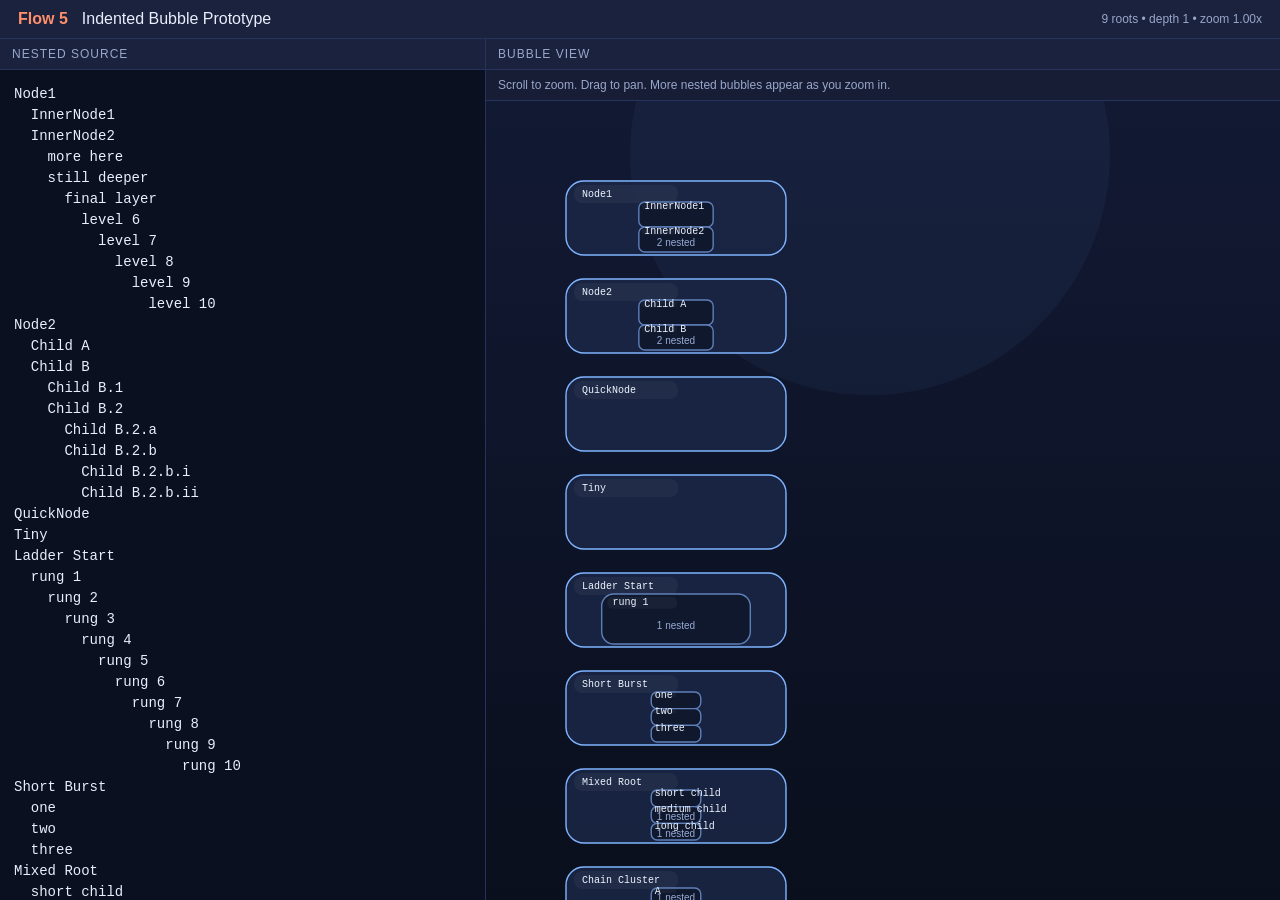
<file: public/flow5.html>
<!DOCTYPE html>
<html lang="en">
<head>
<meta charset="UTF-8">
<meta name="viewport" content="width=device-width, initial-scale=1.0">
<title>Flow 5</title>
<style>
* { box-sizing: border-box; margin: 0; padding: 0; }
body {
  min-height: 100vh;
  display: flex;
  flex-direction: column;
  background: #111525;
  color: #e8eefc;
  font-family: -apple-system, BlinkMacSystemFont, "Segoe UI", sans-serif;
}
header {
  display: flex;
  align-items: center;
  gap: 14px;
  padding: 10px 18px;
  background: #1a223d;
  border-bottom: 1px solid #26345d;
}
h1 {
  font-size: 16px;
  color: #ff8f6b;
}
.status {
  margin-left: auto;
  font-size: 12px;
  color: #99a7ca;
}
.container {
  flex: 1;
  min-height: 0;
  display: grid;
  grid-template-columns: minmax(300px, 38%) 1fr;
}
.left, .right {
  min-height: 0;
  display: flex;
  flex-direction: column;
}
.left {
  border-right: 1px solid #26345d;
}
.pane-title {
  padding: 8px 12px;
  background: #1a223d;
  border-bottom: 1px solid #26345d;
  text-transform: uppercase;
  letter-spacing: 1px;
  font-size: 12px;
  color: #99a7ca;
}
textarea {
  flex: 1;
  width: 100%;
  resize: none;
  border: none;
  outline: none;
  background: #0b1020;
  color: #e8eefc;
  padding: 14px;
  font: 14px/1.5 "Courier New", monospace;
  tab-size: 2;
}
.right {
  background: #0f1426;
}
.viewport {
  position: relative;
  flex: 1;
  min-height: 0;
  overflow: hidden;
  background:
    radial-gradient(circle at top, rgba(113, 182, 255, 0.12), transparent 28%),
    linear-gradient(180deg, #10172c, #0b1020);
  cursor: grab;
  touch-action: none;
}
.viewport:active {
  cursor: grabbing;
}
canvas {
  display: block;
  width: 100%;
  height: 100%;
}
.helper {
  padding: 8px 12px;
  font-size: 12px;
  color: #99a7ca;
  border-bottom: 1px solid #26345d;
  background: rgba(26, 34, 61, 0.7);
}
@media (max-width: 900px) {
  .container {
    grid-template-columns: 1fr;
    grid-template-rows: 42vh 1fr;
  }
  .left {
    border-right: none;
    border-bottom: 1px solid #26345d;
  }
}
</style>
</head>
<body>
<header>
  <h1>Flow 5</h1>
  <div>Indented Bubble Prototype</div>
  <div class="status" id="status">Ready</div>
</header>
<div class="container">
  <section class="left">
    <div class="pane-title">Nested Source</div>
    <textarea id="source" spellcheck="false">Node1
  InnerNode1
  InnerNode2
    more here
    still deeper
      final layer
        level 6
          level 7
            level 8
              level 9
                level 10
Node2
  Child A
  Child B
    Child B.1
    Child B.2
      Child B.2.a
      Child B.2.b
        Child B.2.b.i
        Child B.2.b.ii
QuickNode
Tiny
Ladder Start
  rung 1
    rung 2
      rung 3
        rung 4
          rung 5
            rung 6
              rung 7
                rung 8
                  rung 9
                    rung 10
Short Burst
  one
  two
  three
Mixed Root
  short child
  medium child
    medium child deeper
      medium child deeper still
  long child
    long child 2
      long child 3
        long child 4
          long child 5
            long child 6
              long child 7
                long child 8
Chain Cluster
  A
    A2
      A3
  B
    B2
  C
    C2
      C3
        C4
          C5
Last Root
  alpha
  beta
    gamma
      delta
        epsilon
  zeta</textarea>
  </section>
  <section class="right">
    <div class="pane-title">Bubble View</div>
    <div class="helper">Scroll to zoom. Drag to pan. More nested bubbles appear as you zoom in.</div>
    <div class="viewport" id="viewport">
      <canvas id="canvas"></canvas>
    </div>
  </section>
</div>
<script>
(function() {
  const sourceEl = document.getElementById("source");
  const viewportEl = document.getElementById("viewport");
  const canvas = document.getElementById("canvas");
  const statusEl = document.getElementById("status");
  const ctx = canvas.getContext("2d");

  const NODE_W = 220;
  const NODE_H = 74;
  const HEADER_H = 18;
  const INNER_PAD_X = 1;
  const INNER_PAD_Y = 3;
  const CHILD_GAP = 0;
  const ROOT_GAP = 24;
  const MARGIN = 56;
  const LABEL_PILL_W = 104;
  const LABEL_PILL_PAD_X = 8;
  const LABEL_PILL_PAD_Y = 4;

  const camera = {
    zoom: 1,
    panX: 0,
    panY: 24,
    dpr: 1
  };

  let tree = [];
  let rootLayout = [];
  let world = { width: 900, height: 700 };
  let drag = null;
  let rafId = 0;
  let resizeObserver = null;

  function clamp(value, min, max) {
    return Math.min(max, Math.max(min, value));
  }

  function detailDepth(zoom) {
    if (zoom < 0.9) return 0;
    return 1 + Math.floor(Math.log2(zoom / 0.9));
  }

  function truncate(value, max) {
    return value.length <= max ? value : value.slice(0, max - 1) + "\u2026";
  }

  function parseSource(text) {
    const root = [];
    const stack = [{ indent: -1, children: root }];
    const lines = text.replace(/\r\n/g, "\n").split("\n");

    for (const rawLine of lines) {
      if (!rawLine.trim()) continue;
      const match = rawLine.match(/^(\s*)(.*)$/);
      const spaces = match[1].replace(/\t/g, "  ").length;
      const indent = Math.floor(spaces / 2);
      const label = match[2].trim();
      const node = { label, children: [] };

      while (stack.length > 1 && indent <= stack[stack.length - 1].indent) {
        stack.pop();
      }

      stack[stack.length - 1].children.push(node);
      stack.push({ indent, children: node.children });
    }

    return root;
  }

  function relayout() {
    tree = parseSource(sourceEl.value);
    const depth = detailDepth(camera.zoom);
    rootLayout = [];
    let y = MARGIN;

    for (const node of tree) {
      rootLayout.push({
        node,
        x: MARGIN,
        y,
        width: NODE_W,
        height: NODE_H,
        visibleDepth: depth
      });
      y += NODE_H + ROOT_GAP;
    }

    world.width = Math.max(900, NODE_W + MARGIN * 2);
    world.height = Math.max(700, y + MARGIN);
    statusEl.textContent = `${tree.length} roots • depth ${depth} • zoom ${camera.zoom.toFixed(2)}x`;
  }

  function worldViewport(width, height) {
    return {
      left: (-camera.panX) / camera.zoom,
      top: (-camera.panY) / camera.zoom,
      right: (width - camera.panX) / camera.zoom,
      bottom: (height - camera.panY) / camera.zoom
    };
  }

  function inView(item, view) {
    return !(
      item.x + item.width < view.left - 220 ||
      item.y + item.height < view.top - 220 ||
      item.x > view.right + 220 ||
      item.y > view.bottom + 220
    );
  }

  function roundedRect(x, y, width, height, radius) {
    const r = Math.min(radius, width / 2, height / 2);
    ctx.beginPath();
    ctx.moveTo(x + r, y);
    ctx.arcTo(x + width, y, x + width, y + height, r);
    ctx.arcTo(x + width, y + height, x, y + height, r);
    ctx.arcTo(x, y + height, x, y, r);
    ctx.arcTo(x, y, x + width, y, r);
    ctx.closePath();
  }

  function childIntrinsicHeight(node, remainingDepth) {
    if (remainingDepth <= 0 || !node.children.length) return 0;
    return node.children.length * NODE_H + Math.max(0, node.children.length - 1) * CHILD_GAP;
  }

  function projectX(x) {
    return camera.panX + x * camera.zoom;
  }

  function projectY(y) {
    return camera.panY + y * camera.zoom;
  }

  function projectL(length) {
    return length * camera.zoom;
  }

  function drawNode(node, x, y, remainingDepth, scale) {
    const worldWidth = NODE_W * scale;
    const worldHeight = NODE_H * scale;
    const worldHeaderH = HEADER_H * scale;
    const width = projectL(worldWidth);
    const height = projectL(worldHeight);
    const headerH = projectL(worldHeaderH);
    const screenX = projectX(x);
    const screenY = projectY(y);
    const radius = Math.max(6, projectL(18 * scale));

    roundedRect(screenX, screenY, width, height, radius);
    ctx.fillStyle = remainingDepth > 0 ? "rgba(25, 37, 68, 0.92)" : "rgba(16, 24, 45, 0.96)";
    ctx.strokeStyle = remainingDepth > 0 ? "#7fb4ff" : "#5f7fb8";
    ctx.lineWidth = 1.4;
    ctx.fill();
    ctx.stroke();

    const pillX = screenX + projectL(LABEL_PILL_PAD_X * scale);
    const pillY = screenY + projectL(LABEL_PILL_PAD_Y * scale);
    const pillW = Math.min(width - projectL(LABEL_PILL_PAD_X * 2 * scale), projectL(LABEL_PILL_W * scale));
    const pillH = headerH;

    ctx.fillStyle = "rgba(255,255,255,0.04)";
    roundedRect(pillX, pillY, pillW, pillH, Math.max(5, radius * 0.45));
    ctx.fill();

    ctx.font = '10px "Courier New", monospace';
    ctx.textAlign = "left";
    ctx.textBaseline = "middle";
    ctx.fillStyle = "#eef4ff";
    ctx.fillText(
      truncate(node.label, 18),
      pillX + projectL(8 * scale),
      pillY + pillH / 2
    );

    if (remainingDepth <= 0 || !node.children.length) {
      if (node.children.length) {
        ctx.font = '10px -apple-system, BlinkMacSystemFont, "Segoe UI", sans-serif';
        ctx.textAlign = "center";
        ctx.fillStyle = "#98abd5";
        ctx.fillText(`${node.children.length} nested`, screenX + width / 2, screenY + height / 2 + projectL(10 * scale));
      }
      return;
    }

    const innerX = x + INNER_PAD_X * scale;
    const innerY = y + worldHeaderH + INNER_PAD_Y * scale;
    const innerW = worldWidth - INNER_PAD_X * 2 * scale;
    const innerH = worldHeight - worldHeaderH - INNER_PAD_Y * 2 * scale;
    const intrinsicH = childIntrinsicHeight(node, remainingDepth);
    const heightScale = intrinsicH > 0 ? innerH / intrinsicH : scale;
    const widthScale = innerW / NODE_W;
    const childScale = Math.min(heightScale, widthScale);
    const childGap = CHILD_GAP * childScale;
    const totalH = node.children.length * NODE_H * childScale + Math.max(0, node.children.length - 1) * childGap;
    let childY = innerY + Math.max(0, (innerH - totalH) / 2);

    for (const child of node.children) {
      const childX = innerX + (innerW - NODE_W * childScale) / 2;
      drawNode(child, childX, childY, remainingDepth - 1, childScale);
      childY += NODE_H * childScale + childGap;
    }
  }

  function ensureCanvasSize() {
    const width = viewportEl.clientWidth || 800;
    const height = viewportEl.clientHeight || 640;
    camera.dpr = window.devicePixelRatio || 1;
    canvas.width = Math.floor(width * camera.dpr);
    canvas.height = Math.floor(height * camera.dpr);
    canvas.style.width = width + "px";
    canvas.style.height = height + "px";
    return { width, height };
  }

  function draw() {
    const size = ensureCanvasSize();
    const view = worldViewport(size.width, size.height);

    ctx.setTransform(camera.dpr, 0, 0, camera.dpr, 0, 0);
    ctx.clearRect(0, 0, size.width, size.height);

    const bg = ctx.createLinearGradient(0, 0, 0, size.height);
    bg.addColorStop(0, "#121933");
    bg.addColorStop(1, "#0a0f1d");
    ctx.fillStyle = bg;
    ctx.fillRect(0, 0, size.width, size.height);

    ctx.fillStyle = "rgba(113, 182, 255, 0.05)";
    ctx.beginPath();
    ctx.arc(projectX(world.width * 0.4), projectY(30), projectL(240), 0, Math.PI * 2);
    ctx.fill();

    for (const item of rootLayout) {
      if (!inView(item, view)) continue;
      drawNode(item.node, item.x, item.y, item.visibleDepth, 1);
    }
  }

  function scheduleDraw() {
    if (rafId) return;
    rafId = window.requestAnimationFrame(() => {
      rafId = 0;
      relayout();
      draw();
    });
  }

  function centerView() {
    const width = viewportEl.clientWidth || 800;
    camera.panX = Math.max(24, (width - world.width * Math.min(camera.zoom, 1)) / 2);
    camera.panY = 24;
  }

  sourceEl.addEventListener("input", scheduleDraw);
  sourceEl.addEventListener("keydown", (event) => {
    if (event.key !== "Tab") return;
    event.preventDefault();
    const start = sourceEl.selectionStart;
    const end = sourceEl.selectionEnd;
    sourceEl.value = sourceEl.value.slice(0, start) + "  " + sourceEl.value.slice(end);
    sourceEl.selectionStart = sourceEl.selectionEnd = start + 2;
    scheduleDraw();
  });

  viewportEl.addEventListener("wheel", (event) => {
    event.preventDefault();
    const rect = viewportEl.getBoundingClientRect();
    const localX = event.clientX - rect.left;
    const localY = event.clientY - rect.top;
    const worldX = (localX - camera.panX) / camera.zoom;
    const worldY = (localY - camera.panY) / camera.zoom;
    const nextZoom = Math.max(0.45, camera.zoom * (event.deltaY < 0 ? 1.14 : 0.88));
    camera.panX = localX - worldX * nextZoom;
    camera.panY = localY - worldY * nextZoom;
    camera.zoom = nextZoom;
    scheduleDraw();
  }, { passive: false });

  viewportEl.addEventListener("pointerdown", (event) => {
    drag = { x: event.clientX, y: event.clientY, panX: camera.panX, panY: camera.panY };
    viewportEl.setPointerCapture(event.pointerId);
  });

  viewportEl.addEventListener("pointermove", (event) => {
    if (!drag) return;
    camera.panX = drag.panX + (event.clientX - drag.x);
    camera.panY = drag.panY + (event.clientY - drag.y);
    scheduleDraw();
  });

  function stopDrag(event) {
    if (!drag) return;
    drag = null;
    if (viewportEl.hasPointerCapture(event.pointerId)) {
      viewportEl.releasePointerCapture(event.pointerId);
    }
  }

  viewportEl.addEventListener("pointerup", stopDrag);
  viewportEl.addEventListener("pointercancel", stopDrag);

  if (typeof window.ResizeObserver === "function") {
    resizeObserver = new window.ResizeObserver(() => scheduleDraw());
    resizeObserver.observe(viewportEl);
  } else {
    window.addEventListener("resize", scheduleDraw);
  }

  relayout();
  centerView();
  draw();
})();
</script>
</body>
</html>
</file>
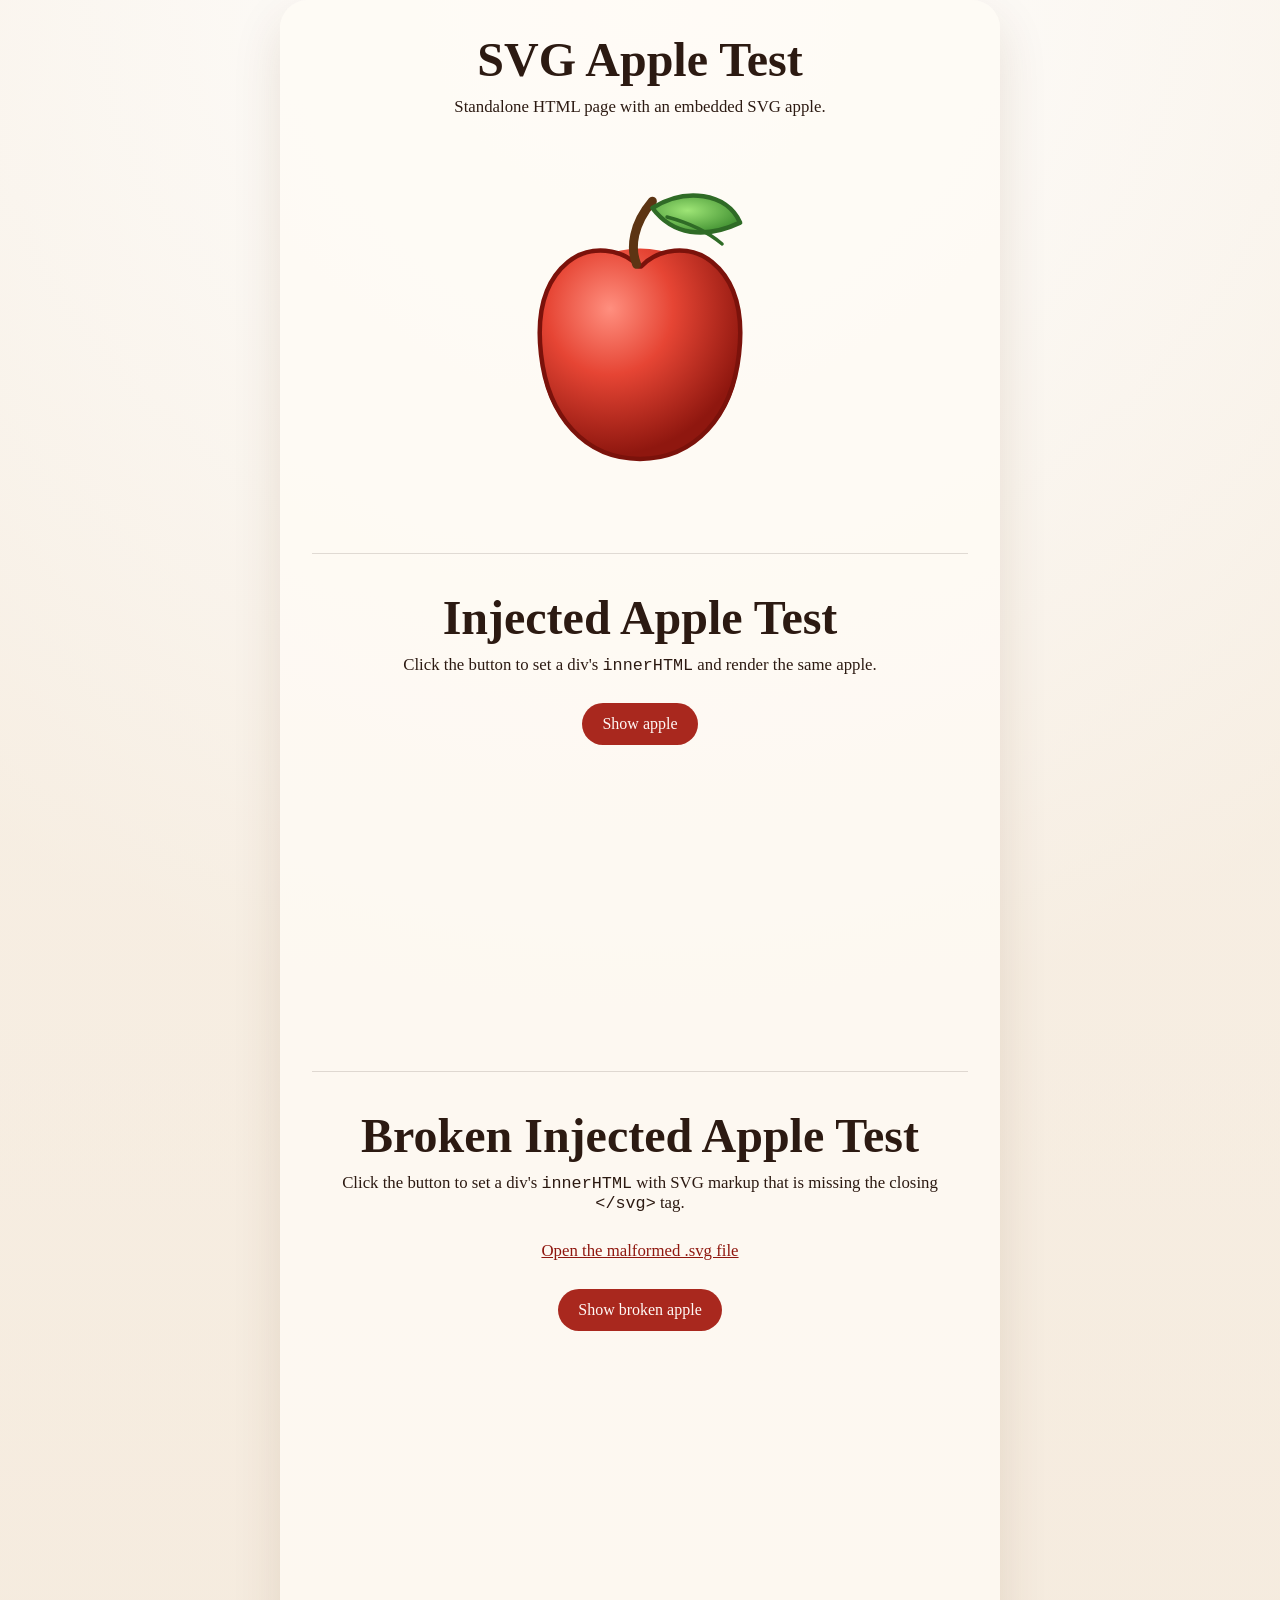
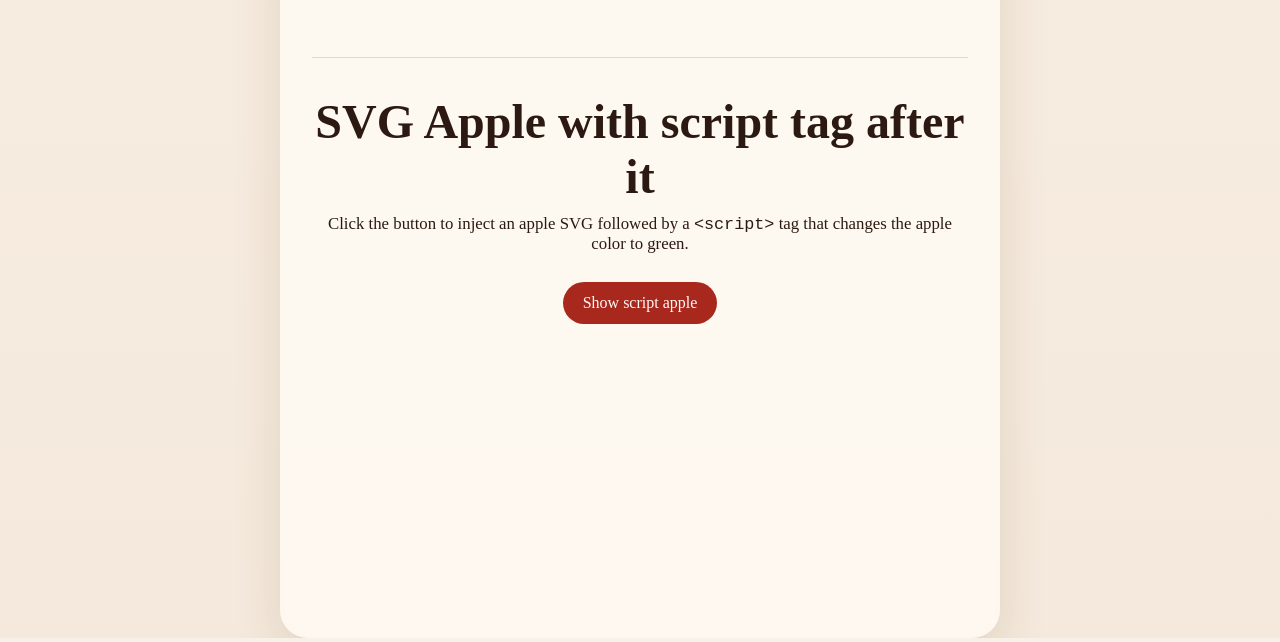
<file: public/svgtest1.html>
<!doctype html>
<html lang="en">
  <head>
    <meta charset="utf-8">
    <meta name="viewport" content="width=device-width, initial-scale=1">
    <title>SVG Test 1</title>
    <style>
      :root {
        color-scheme: light;
        font-family: Georgia, "Times New Roman", serif;
        background: #f8f1e7;
        color: #2c1a12;
      }

      * {
        box-sizing: border-box;
      }

      body {
        margin: 0;
        min-height: 100vh;
        display: grid;
        place-items: center;
        background:
          radial-gradient(circle at top, rgba(255, 255, 255, 0.92), rgba(248, 241, 231, 0.7) 45%),
          linear-gradient(180deg, #f7efe4 0%, #ecd8c2 100%);
      }

      main {
        width: min(92vw, 720px);
        padding: 32px;
        border-radius: 28px;
        background: rgba(255, 252, 246, 0.8);
        box-shadow: 0 20px 50px rgba(94, 47, 20, 0.12);
        text-align: center;
      }

      h1 {
        margin: 0 0 10px;
        font-size: clamp(2rem, 4vw, 3rem);
      }

      p {
        margin: 0 0 28px;
        font-size: 1.05rem;
      }

      a {
        color: #8f170f;
      }

      .demo-block + .demo-block {
        margin-top: 44px;
        padding-top: 36px;
        border-top: 1px solid rgba(44, 26, 18, 0.14);
      }

      svg {
        width: min(100%, 360px);
        height: auto;
        overflow: visible;
      }

      button {
        border: 0;
        border-radius: 999px;
        padding: 12px 20px;
        background: #a9281e;
        color: #fff9f6;
        font: inherit;
        cursor: pointer;
      }

      button:hover {
        background: #8f170f;
      }

      #appleTarget,
      #brokenAppleTarget,
      #scriptAppleTarget {
        min-height: 260px;
        margin-top: 22px;
        display: grid;
        place-items: center;
      }
    </style>
  </head>
  <body>
    <main>
      <div class="demo-block">
        <h1>SVG Apple Test</h1>
        <p>Standalone HTML page with an embedded SVG apple.</p>
        <svg viewBox="0 0 320 320" role="img" aria-label="A red apple with a green leaf">
          <defs>
            <radialGradient id="appleFill" cx="35%" cy="28%" r="70%">
              <stop offset="0%" stop-color="#ff8f7f" />
              <stop offset="45%" stop-color="#e64534" />
              <stop offset="100%" stop-color="#8f170f" />
            </radialGradient>
            <radialGradient id="leafFill" cx="40%" cy="40%" r="70%">
              <stop offset="0%" stop-color="#9ee576" />
              <stop offset="100%" stop-color="#3b8b2d" />
            </radialGradient>
          </defs>

          <ellipse cx="160" cy="186" rx="88" ry="94" fill="url(#appleFill)" />
          <ellipse cx="134" cy="176" rx="55" ry="72" fill="rgba(255,255,255,0.12)" />
          <path
            d="M159 108
               C144 92, 116 88, 96 104
               C74 122, 68 151, 72 186
               C78 241, 111 279, 160 279
               C209 279, 242 241, 248 186
               C252 151, 246 122, 224 104
               C204 88, 176 92, 161 108
               Z"
            fill="url(#appleFill)"
            stroke="#7b120b"
            stroke-width="4"
            stroke-linejoin="round"
          />
          <path
            d="M157 106
               C151 91, 154 70, 171 50"
            fill="none"
            stroke="#5c3413"
            stroke-width="8"
            stroke-linecap="round"
          />
          <path
            d="M171 56
               C200 38, 237 42, 249 69
               C217 84, 189 80, 171 56
               Z"
            fill="url(#leafFill)"
            stroke="#2f6b26"
            stroke-width="4"
            stroke-linejoin="round"
          />
          <path
            d="M184 64 C203 69, 220 77, 233 88"
            fill="none"
            stroke="#2f6b26"
            stroke-width="3"
            stroke-linecap="round"
          />
        </svg>
      </div>

      <div class="demo-block">
        <h1>Injected Apple Test</h1>
        <p>Click the button to set a div's <code>innerHTML</code> and render the same apple.</p>
        <button id="showAppleButton" type="button">Show apple</button>
        <div id="appleTarget" aria-live="polite"></div>
      </div>

      <div class="demo-block">
        <h1>Broken Injected Apple Test</h1>
        <p>Click the button to set a div's <code>innerHTML</code> with SVG markup that is missing the closing <code>&lt;/svg&gt;</code> tag.</p>
        <p><a href="/broken-apple.svg" target="_blank" rel="noreferrer">Open the malformed .svg file</a></p>
        <button id="showBrokenAppleButton" type="button">Show broken apple</button>
        <div id="brokenAppleTarget" aria-live="polite"></div>
      </div>

      <div class="demo-block">
        <h1>SVG Apple with script tag after it</h1>
        <p>Click the button to inject an apple SVG followed by a <code>&lt;script&gt;</code> tag that changes the apple color to green.</p>
        <button id="showScriptAppleButton" type="button">Show script apple</button>
        <div id="scriptAppleTarget" aria-live="polite"></div>
      </div>
    </main>
    <script>
      const appleMarkup = `
        <svg viewBox="0 0 320 320" role="img" aria-label="A red apple with a green leaf">
          <defs>
            <radialGradient id="appleFillInjected" cx="35%" cy="28%" r="70%">
              <stop offset="0%" stop-color="#ff8f7f" />
              <stop offset="45%" stop-color="#e64534" />
              <stop offset="100%" stop-color="#8f170f" />
            </radialGradient>
            <radialGradient id="leafFillInjected" cx="40%" cy="40%" r="70%">
              <stop offset="0%" stop-color="#9ee576" />
              <stop offset="100%" stop-color="#3b8b2d" />
            </radialGradient>
          </defs>
          <ellipse cx="160" cy="186" rx="88" ry="94" fill="url(#appleFillInjected)"></ellipse>
          <ellipse cx="134" cy="176" rx="55" ry="72" fill="rgba(255,255,255,0.12)"></ellipse>
          <path
            d="M159 108 C144 92, 116 88, 96 104 C74 122, 68 151, 72 186 C78 241, 111 279, 160 279 C209 279, 242 241, 248 186 C252 151, 246 122, 224 104 C204 88, 176 92, 161 108 Z"
            fill="url(#appleFillInjected)"
            stroke="#7b120b"
            stroke-width="4"
            stroke-linejoin="round"
          ></path>
          <path
            d="M157 106 C151 91, 154 70, 171 50"
            fill="none"
            stroke="#5c3413"
            stroke-width="8"
            stroke-linecap="round"
          ></path>
          <path
            d="M171 56 C200 38, 237 42, 249 69 C217 84, 189 80, 171 56 Z"
            fill="url(#leafFillInjected)"
            stroke="#2f6b26"
            stroke-width="4"
            stroke-linejoin="round"
          ></path>
          <path
            d="M184 64 C203 69, 220 77, 233 88"
            fill="none"
            stroke="#2f6b26"
            stroke-width="3"
            stroke-linecap="round"
          ></path>
        </svg>
      `;

      const brokenAppleMarkup = `
        <svg viewBox="0 0 320 320" role="img" aria-label="A red apple with a green leaf">
          <defs>
            <radialGradient id="appleFillBroken" cx="35%" cy="28%" r="70%">
              <stop offset="0%" stop-color="#ff8f7f" />
              <stop offset="45%" stop-color="#e64534" />
              <stop offset="100%" stop-color="#8f170f" />
            </radialGradient>
            <radialGradient id="leafFillBroken" cx="40%" cy="40%" r="70%">
              <stop offset="0%" stop-color="#9ee576" />
              <stop offset="100%" stop-color="#3b8b2d" />
            </radialGradient>
          </defs>
          <ellipse cx="160" cy="186" rx="88" ry="94" fill="url(#appleFillBroken)"></ellipse>
          <ellipse cx="134" cy="176" rx="55" ry="72" fill="rgba(255,255,255,0.12)"></ellipse>
          <path
            d="M159 108 C144 92, 116 88, 96 104 C74 122, 68 151, 72 186 C78 241, 111 279, 160 279 C209 279, 242 241, 248 186 C252 151, 246 122, 224 104 C204 88, 176 92, 161 108 Z"
            fill="url(#appleFillBroken)"
            stroke="#7b120b"
            stroke-width="4"
            stroke-linejoin="round"
          ></path>
          <path
            d="M157 106 C151 91, 154 70, 171 50"
            fill="none"
            stroke="#5c3413"
            stroke-width="8"
            stroke-linecap="round"
          ></path>
          <path
            d="M171 56 C200 38, 237 42, 249 69 C217 84, 189 80, 171 56 Z"
            fill="url(#leafFillBroken)"
            stroke="#2f6b26"
            stroke-width="4"
            stroke-linejoin="round"
          ></path>
          <path
            d="M184 64 C203 69, 220 77, 233 88"
            fill="none"
            stroke="#2f6b26"
            stroke-width="3"
            stroke-linecap="round"
          ></path>
      `;

      const scriptAppleMarkup = `
        <svg viewBox="0 0 320 320" role="img" aria-label="An apple that a script turns green">
          <defs>
            <radialGradient id="appleFillScript" cx="35%" cy="28%" r="70%">
              <stop offset="0%" stop-color="#ff8f7f"></stop>
              <stop offset="45%" stop-color="#e64534"></stop>
              <stop offset="100%" stop-color="#8f170f"></stop>
            </radialGradient>
            <radialGradient id="leafFillScript" cx="40%" cy="40%" r="70%">
              <stop offset="0%" stop-color="#9ee576"></stop>
              <stop offset="100%" stop-color="#3b8b2d"></stop>
            </radialGradient>
          </defs>
          <ellipse class="apple-body" cx="160" cy="186" rx="88" ry="94" fill="url(#appleFillScript)"></ellipse>
          <ellipse cx="134" cy="176" rx="55" ry="72" fill="rgba(255,255,255,0.12)"></ellipse>
          <path
            class="apple-body"
            d="M159 108 C144 92, 116 88, 96 104 C74 122, 68 151, 72 186 C78 241, 111 279, 160 279 C209 279, 242 241, 248 186 C252 151, 246 122, 224 104 C204 88, 176 92, 161 108 Z"
            fill="url(#appleFillScript)"
            stroke="#7b120b"
            stroke-width="4"
            stroke-linejoin="round"
          ></path>
          <path
            d="M157 106 C151 91, 154 70, 171 50"
            fill="none"
            stroke="#5c3413"
            stroke-width="8"
            stroke-linecap="round"
          ></path>
          <path
            d="M171 56 C200 38, 237 42, 249 69 C217 84, 189 80, 171 56 Z"
            fill="url(#leafFillScript)"
            stroke="#2f6b26"
            stroke-width="4"
            stroke-linejoin="round"
          ></path>
          <path
            d="M184 64 C203 69, 220 77, 233 88"
            fill="none"
            stroke="#2f6b26"
            stroke-width="3"
            stroke-linecap="round"
          ></path>
        </svg>
        <script>
          const target = document.getElementById("scriptAppleTarget");
          const parts = target.querySelectorAll(".apple-body");
          for (const part of parts) {
            part.setAttribute("fill", "#58a84a");
            part.setAttribute("stroke", "#2f6b26");
          }
        <\/script>
      `;

      document.getElementById("showAppleButton").addEventListener("click", () => {
        document.getElementById("appleTarget").innerHTML = appleMarkup;
      });

      document.getElementById("showBrokenAppleButton").addEventListener("click", () => {
        document.getElementById("brokenAppleTarget").innerHTML = brokenAppleMarkup;
      });

      document.getElementById("showScriptAppleButton").addEventListener("click", () => {
        document.getElementById("scriptAppleTarget").innerHTML = scriptAppleMarkup;
      });
    </script>
  </body>
</html>
</file>
